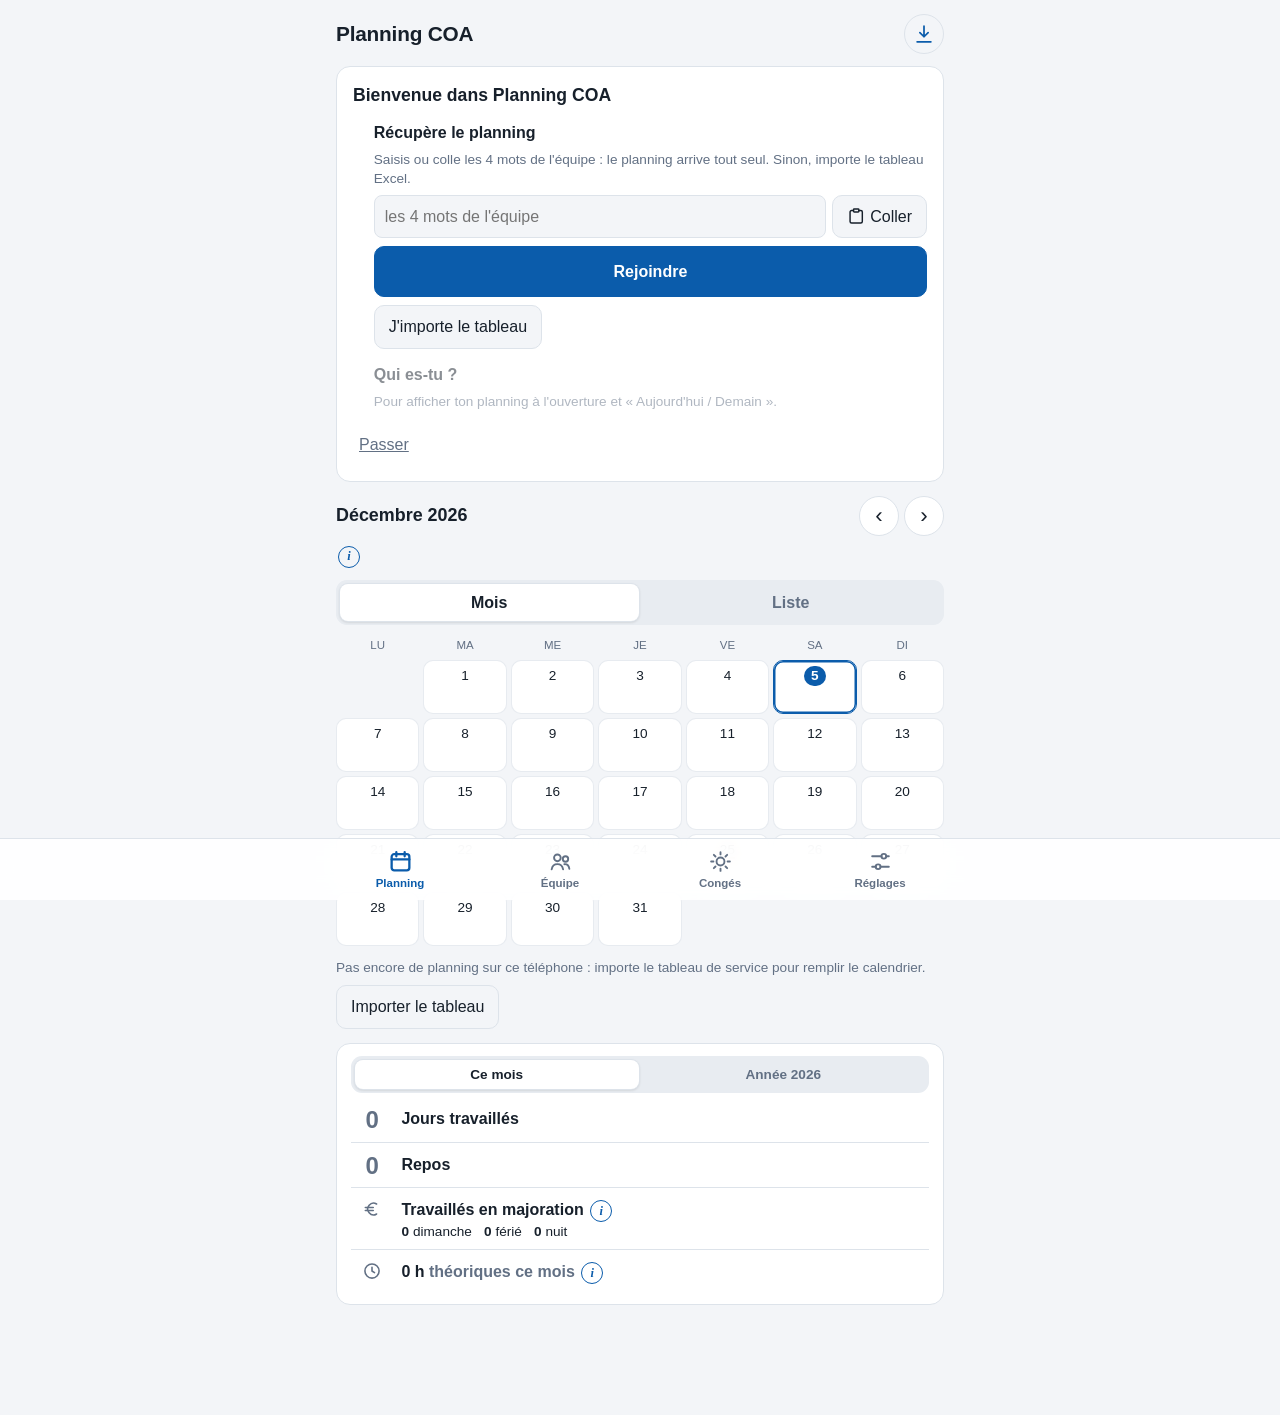
<file: index.html>
<!doctype html>
<html lang="fr">
<head>
<meta charset="utf-8">
<meta name="viewport" content="width=device-width, initial-scale=1, viewport-fit=cover">
<meta name="theme-color" content="#0b5cab">
<title>Planning COA</title>
<link rel="manifest" href="manifest.json?v=3">
<link rel="icon" href="icon-192.png?v=2" type="image/png">
<link rel="apple-touch-icon" href="apple-touch-icon.png?v=2">
<meta name="apple-mobile-web-app-title" content="Planning COA">
<meta name="mobile-web-app-capable" content="yes">
<meta name="apple-mobile-web-app-capable" content="yes">
<script>try { var t = localStorage.getItem('mh_theme'); if (t === 'light' || t === 'dark') document.documentElement.dataset.theme = t;
  var z = localStorage.getItem('mh_text'); if (z === 'l' || z === 'xl') document.documentElement.dataset.text = z; } catch (e) {}</script>
<link rel="stylesheet" href="style.css">
</head>
<body data-tab="planning">
<svg class="ic-sprite" aria-hidden="true" width="0" height="0" style="position:absolute"><symbol id="i-phone" viewBox="0 0 24 24"><path d="M5 3.5h3.5l1.8 4.6-2.3 1.4a11.5 11.5 0 0 0 5.5 5.5l1.4-2.3 4.6 1.8V18a2.5 2.5 0 0 1-2.5 2.5A15.5 15.5 0 0 1 2.5 6 2.5 2.5 0 0 1 5 3.5z"/></symbol><symbol id="i-msg" viewBox="0 0 24 24"><path d="M20.5 11.5a8.5 8.5 0 0 1-12.4 7.6L3.5 20.5l1.4-4.4A8.5 8.5 0 1 1 20.5 11.5z"/></symbol><symbol id="i-grid" viewBox="0 0 24 24"><rect x="3.5" y="3.5" width="17" height="17" rx="2.5"/><path d="M3.5 9.2h17M3.5 14.8h17M9.2 3.5v17M14.8 3.5v17"/></symbol><symbol id="i-cal" viewBox="0 0 24 24"><rect x="3.5" y="5" width="17" height="15.5" rx="2.5"/><path d="M3.5 10h17M8 3v4M16 3v4"/></symbol><symbol id="i-users" viewBox="0 0 24 24"><circle cx="9" cy="8.5" r="3.2"/><path d="M3.5 19.5c.6-3.2 2.9-5 5.5-5s4.9 1.8 5.5 5"/><circle cx="16.8" cy="9.6" r="2.6"/><path d="M15.7 14.6c2.4-.2 4.3 1.3 4.8 4.4"/></symbol><symbol id="i-user" viewBox="0 0 24 24"><circle cx="12" cy="8" r="4"/><path d="M4.5 20.5c.9-4 3.8-6 7.5-6s6.6 2 7.5 6"/></symbol><symbol id="i-key" viewBox="0 0 24 24"><circle cx="7.5" cy="15.5" r="4"/><path d="M10.4 12.6 20 3M16.5 6.5l2.5 2.5M14 9l2 2"/></symbol><symbol id="i-signal" viewBox="0 0 24 24"><path d="M2.5 9a14 14 0 0 1 19 0M5.8 12.4a9.5 9.5 0 0 1 12.4 0M9.1 15.8a5 5 0 0 1 5.8 0"/><circle cx="12" cy="19.3" r=".9" fill="currentColor"/></symbol><symbol id="i-bell" viewBox="0 0 24 24"><path d="M6 9a6 6 0 0 1 12 0c0 6.5 2.5 8 2.5 8h-17S6 15.5 6 9M10 20.5a2.2 2.2 0 0 0 4 0"/></symbol><symbol id="i-euro" viewBox="0 0 24 24"><path d="M17.5 6A7 7 0 1 0 17.5 18M4 10.2h9.5M4 13.8h9.5"/></symbol><symbol id="i-clock" viewBox="0 0 24 24"><circle cx="12" cy="12" r="8.5"/><path d="M12 7.5V12l3 2"/></symbol><symbol id="i-note" viewBox="0 0 24 24"><path d="M14.5 4.5l5 5L9 20H4v-5zM12.5 6.5l5 5"/></symbol><symbol id="i-flag" viewBox="0 0 24 24"><path d="M5 21V4M5 4.5h11.5l-2.2 4 2.2 4H5"/></symbol><symbol id="i-star" viewBox="0 0 24 24"><path d="M12 3.2l2.7 5.5 6 .9-4.4 4.2 1 6-5.3-2.8-5.3 2.8 1-6-4.4-4.2 6-.9z"/></symbol><symbol id="i-mail" viewBox="0 0 24 24"><rect x="3" y="5" width="18" height="14" rx="2.2"/><path d="m3.5 7 8.5 6 8.5-6"/></symbol><symbol id="i-swap" viewBox="0 0 24 24"><path d="M16.5 3 20 6.5 16.5 10M4 11V9.5a3 3 0 0 1 3-3h13M7.5 21 4 17.5 7.5 14M20 13v1.5a3 3 0 0 1-3 3H4"/></symbol><symbol id="i-trash" viewBox="0 0 24 24"><path d="M4 7h16M9.5 7V4.5h5V7M6.5 7l1 13h9l1-13M10 11v5M14 11v5"/></symbol><symbol id="i-send" viewBox="0 0 24 24"><path d="M21 3 10.5 13.5M21 3l-6.5 18-4-7.5L3 9.5z"/></symbol><symbol id="i-lock" viewBox="0 0 24 24"><rect x="5" y="10.5" width="14" height="10" rx="2.2"/><path d="M8.5 10.5V7.5a3.5 3.5 0 0 1 7 0v3"/></symbol><symbol id="i-alert" viewBox="0 0 24 24"><path d="M12 3.5 2.5 20h19zM12 10v4.5"/><circle cx="12" cy="17.3" r=".9" fill="currentColor"/></symbol><symbol id="i-clip" viewBox="0 0 24 24"><rect x="8.5" y="2.5" width="7" height="4" rx="1"/><path d="M15.5 4.5H18a2 2 0 0 1 2 2V19a2 2 0 0 1-2 2H6a2 2 0 0 1-2-2V6.5a2 2 0 0 1 2-2h2.5"/></symbol><symbol id="i-share" viewBox="0 0 24 24"><rect x="6.5" y="2.5" width="11" height="19" rx="2.5"/><path d="M10.5 18.5h3"/></symbol><symbol id="i-download" viewBox="0 0 24 24"><path d="M12 3.5v11.5M7.5 10.5 12 15l4.5-4.5M4.5 20.5h15"/></symbol><symbol id="i-upload" viewBox="0 0 24 24"><path d="M12 15.5V4M7.5 8.5 12 4l4.5 4.5M4.5 20.5h15"/></symbol><symbol id="i-palette" viewBox="0 0 24 24"><path d="M12 3a9 9 0 1 0 0 18c1.2 0 1.8-.8 1.8-1.7 0-1-.8-1.4-.8-2.4 0-1 .9-1.8 2-1.8h2a4 4 0 0 0 4-4C21 6.6 17 3 12 3z"/><circle cx="7.5" cy="11" r="1.1" fill="currentColor"/><circle cx="10.5" cy="7" r="1.1" fill="currentColor"/><circle cx="15.5" cy="7.5" r="1.1" fill="currentColor"/></symbol><symbol id="i-sparkle" viewBox="0 0 24 24"><path d="M12 3l1.9 5.1L19 10l-5.1 1.9L12 17l-1.9-5.1L5 10l5.1-1.9zM18.5 15.5l.8 2.2 2.2.8-2.2.8-.8 2.2-.8-2.2-2.2-.8 2.2-.8z"/></symbol><symbol id="i-edit" viewBox="0 0 24 24"><path d="M14.5 4.5l5 5L9 20H4v-5zM12.5 6.5l5 5"/></symbol><symbol id="i-help" viewBox="0 0 24 24"><circle cx="12" cy="12" r="9"/><path d="M9.5 9.3a2.6 2.6 0 0 1 5 .9c0 1.7-2.5 2.3-2.5 3.8M12 17.2v.1"/></symbol><symbol id="i-print" viewBox="0 0 24 24"><path d="M7 8.5V3.5h10v5M7 17.5H4.5a1.5 1.5 0 0 1-1.5-1.5v-6a1.5 1.5 0 0 1 1.5-1.5h15A1.5 1.5 0 0 1 21 10v6a1.5 1.5 0 0 1-1.5 1.5H17"/><rect x="7" y="14" width="10" height="7" rx="1"/><circle cx="17.5" cy="11.2" r=".8" fill="currentColor"/></symbol></svg>
<main>
  <header class="app-head">
    <h1>Planning COA</h1>
    <span class="hdr-btns"><button id="quickImport" class="hdr-btn hdr-import" type="button" aria-label="Importer un tableau" title="Importer un tableau"><svg class="ic" aria-hidden="true"><use href="#i-download"/></svg><span>Importer</span></button><button id="calPrint" class="hdr-btn" type="button" aria-label="Imprimer ou enregistrer en PDF" title="Imprimer ou PDF" hidden><svg class="ic" aria-hidden="true"><use href="#i-print"/></svg></button>
    <button id="utilesBtn" class="hdr-btn" type="button" aria-label="Numéros utiles" title="Numéros utiles" hidden><svg class="ic" aria-hidden="true"><use href="#i-phone"/></svg></button></span>
  </header>

  <section id="welcome" class="card welcome" data-tab="planning" hidden>
    <h2>Bienvenue dans Planning COA</h2>
    <ol class="welcome-steps">
      <li id="wTeam"><strong>Récupère le planning</strong>
        <span class="hint">Saisis ou colle les 4 mots de l'équipe : le planning arrive tout seul. Sinon, importe le tableau Excel.</span>
        <span class="w-code"><input id="wCode" type="text" autocomplete="off" autocapitalize="none" spellcheck="false" placeholder="les 4 mots de l'équipe" aria-label="Code d'équipe"><button id="wPaste" type="button"><svg class="ic" aria-hidden="true"><use href="#i-clip"/></svg> Coller</button></span>
        <span class="actions"><button id="wJoin" class="primary">Rejoindre</button><button id="wImport">J'importe le tableau</button></span>
        <span id="wMsg" class="w-msg" hidden></span>
        <span class="w-done">✓ Planning reçu</span></li>
      <li id="wWho"><strong>Qui es-tu ?</strong>
        <span class="hint">Pour afficher ton planning à l'ouverture et « Aujourd'hui / Demain ».</span>
        <select id="wName" aria-label="Ton nom"></select>
        <span class="w-done">✓ <span id="wNameDone"></span></span></li>
    </ol>
    <div class="actions"><button id="wOk" class="primary" hidden>C'est prêt</button><button id="wSkip" class="link">Passer</button></div>
  </section>

  <section id="calCard" class="card cal" data-tab="planning equipe" hidden>
    <div id="nextDays" class="next-days only-planning" hidden></div>
    <p id="calRemind" class="remind only-planning" hidden></p>
    <div id="teamWarn" class="remind warn-remind only-planning" role="button" tabindex="0" hidden></div>
    <div class="cal-head">
      <h2 id="calTitle"></h2>
      <button id="calToday" class="today-pill" type="button">Aujourd'hui</button>
      <button id="calPrev" class="cal-nav" type="button" aria-label="Mois précédent">‹</button>
      <button id="calNext" class="cal-nav" type="button" aria-label="Mois suivant">›</button>
    </div>
    <div class="cal-tools only-planning">
      <select id="calAgent" aria-label="Planning de"></select>
      <select id="calCompare" class="cmp-select" aria-label="Comparer avec un collègue"></select><button type="button" class="info-btn" data-info="compare" aria-label="Explication : comparer" aria-expanded="false">i</button>
    </div>
    <p id="compareLegend" class="hint cmp-legend only-planning" hidden></p>
    <p id="teamStatus" class="team-status only-equipe" hidden></p>
    <button id="teamChangesBtn" class="changes-link" type="button" aria-label="Voir les modifications du dernier planning" hidden></button>
    <div class="seg only-planning" role="tablist" aria-label="Affichage">
      <button id="viewMonth" role="tab" data-view="month">Mois</button>
      <button id="viewList" role="tab" data-view="list">Liste</button>
    </div>
    <div id="calChanges" class="changes only-planning" hidden></div>
    <div id="calGrid" class="cal-grid only-planning" role="grid"></div>
    <div id="calList" class="cal-list only-planning" hidden></div>
    <div id="calTeam" class="cal-team only-equipe" hidden></div>
    <div id="calEmpty" class="cal-empty" hidden>
      <p id="calEmptyText" class="hint"></p>
      <button id="calEmptyGo" type="button">Importer le tableau</button>
    </div>
    <div id="sumBox" class="cal-sum-box only-planning">
      <div class="seg seg-sm" role="tablist" aria-label="Résumé">
        <button id="sumMonth" role="tab" data-scope="month">Ce mois</button>
        <button id="sumYear" role="tab" data-scope="year">Année</button>
      </div>
      <div id="calTally" class="cal-sum"></div>
      <p id="sumNote" class="hint" hidden></p>
    </div>
  </section>

  <section id="leaveCard" class="card leave" data-tab="conges">
    <h2 class="leave-h">Mes congés</h2>
    <p class="hint">Touche les jours à poser. Gardé seulement sur ce téléphone : rien n'est envoyé à l'équipe.</p>
    <p id="leaveNoName" class="remind" hidden>Choisis ton nom dans Réglages → « Je suis » pour voir ton planning ici.</p>
    <div id="leaveCounter" class="leave-counter" aria-live="polite">
      <div class="lc-top"><span class="lc-num"><strong id="leaveUsed" data-v="0">0</strong> / 26 jours de CA posés en <span id="leaveYear"></span></span><span id="leaveLeft" class="lc-left"></span></div>
      <div class="lc-track"><div id="leaveBar" class="lc-bar"></div></div>
      <p id="leaveRc" class="lc-rc" hidden></p>
    </div>
    <div class="leave-cal">
    <div id="leaveMode" class="leave-mode" role="group" aria-label="Ce que je pose"><span>Je pose :</span>
      <button type="button" data-mode="CA" aria-pressed="true">CA <small>congé</small></button><button type="button" data-mode="RC" aria-pressed="false">RC <small>récup</small></button><button type="button" class="info-btn" data-info="leaveMode" aria-label="Explication : CA ou RC" aria-expanded="false">i</button></div>
    <div class="cal-head">
      <h2 id="leaveTitle"></h2>
      <button id="leaveToday" class="today-pill" type="button">Aujourd'hui</button>
      <button id="leavePrev" class="cal-nav" type="button" aria-label="Mois précédent">‹</button>
      <button id="leaveNext" class="cal-nav" type="button" aria-label="Mois suivant">›</button>
    </div>
    <div id="leaveGrid" class="cal-grid leave-grid"></div>
    <p class="hint leave-tip">Astuce : laisse le doigt appuyé sur un jour puis fais glisser pour prendre les jours suivants.</p>
    </div>
    <p id="leaveMsg" class="leave-msg" role="status" hidden></p>
    <p class="hint leave-legend"><span class="lg lg-pose"></span> posé <span class="lg lg-rc"></span> RC <span class="lg lg-tn"></span> tombée de nuit incluse <span class="lg lg-plan"></span> au planning
      <span id="leaveCoaLegend"><span class="lv-n lg-n">2</span> COA déjà en congé · <span class="lg lg-full"></span> 3 COA ou plus</span></p>
    <details id="leaveSugBox" class="leave-range leave-sug">
      <summary><svg class="ic" aria-hidden="true"><use href="#i-sparkle"/></svg> Propositions : où poser pour un maximum de repos</summary>
      <p class="hint">D'après ton planning, les périodes où quelques jours posés donnent le plus long repos d'affilée (repos, tombée de nuit incluse et jours à 3 COA pris en compte).</p>
      <div class="lr-row" role="group" aria-label="Nombre de jours à poser">Jours à poser :
        <span id="leaveSugN" class="sug-n"><button type="button" data-n="1">1</button><button type="button" data-n="3">3</button><button type="button" data-n="5">5</button><button type="button" data-n="10">10</button></span></div>
      <ul id="leaveSug" class="leave-list sug-list"></ul>
    </details>
    <details class="leave-range">
      <summary>Poser une période</summary>
      <div class="lr-row lr-dates"><label>Du <input id="leaveFrom" type="date"></label><label>au <input id="leaveTo" type="date"></label></div>
      <div class="lr-row lr-btns"><button id="leaveAdd" type="button" class="primary">Poser</button><button id="leaveDel" type="button">Retirer</button></div>
      <p class="hint">Les repos du planning (R, RF…) restent des repos et ne sont pas décomptés.</p>
    </details>
    <h3 class="leave-sub">Mes périodes</h3>
    <ul id="leaveList" class="leave-list"></ul>
    <div class="leave-actions">
      <button id="leaveShare" type="button" class="primary leave-share"><svg class="ic" aria-hidden="true"><use href="#i-send"/></svg> Envoyer ma demande</button>
      <button id="leavePrint" type="button" class="leave-print"><svg class="ic" aria-hidden="true"><use href="#i-print"/></svg> Imprimer / PDF</button>
    </div>
  </section>

  <h3 class="sgroup-title" data-tab="reglages">Moi</h3>
  <div class="sgroup" id="sgMe" data-tab="reglages">
  <section id="meCard" class="card me-card" data-tab="reglages" hidden>
    <label class="me-row" for="meName"><span class="me-label"><svg class="ic" aria-hidden="true"><use href="#i-user"/></svg> Je suis</span>
      <select id="meName" aria-label="Ton nom"></select></label>
    <p class="hint">Ton nom sert pour « Aujourd'hui / Demain », l'agenda du téléphone, ton numéro et les envois à l'équipe.
      Regarder le planning d'un collègue ne le change pas.</p>
  </section>
  </div>
  <h3 class="sgroup-title" data-tab="reglages">Mon planning</h3>
  <div class="sgroup" id="sgPlan" data-tab="reglages">
  <section id="importCard" class="card" data-tab="reglages">
    <details id="importDetails" class="fold" open>
      <summary><h2><svg class="ic" aria-hidden="true"><use href="#i-upload"/></svg> <span id="importTitle">Importer un nouveau planning</span></h2></summary>
    <label id="drop" class="drop" for="file">
      <strong>Choisir le fichier Excel</strong>
      <span>ou le glisser ici (.xls, .xlsx, .xlsm) · tu peux en sélectionner plusieurs</span>
      <span id="fileName" class="file-name"></span>
    </label>
    <input id="file" type="file" accept=".xls,.xlsx,.xlsm,.csv" multiple hidden>
    <div id="updRow" class="upd-row" hidden>
      <div class="upd-head"><svg class="ic" aria-hidden="true"><use href="#i-cal"/></svg>
        <label for="updDate">Date de mise à jour du tableau</label><span class="upd-opt">facultatif</span></div>
      <p class="hint">La date écrite en rouge à côté de « mise à jour » dans le fichier Excel. Tes collègues la verront
        dans la ligne « Nouveau planning modifié le … ». À saisir avant « Envoyer à l'équipe ».</p>
      <input type="date" id="updDate">
    </div>
    <p id="saved" class="saved" hidden></p>
    <div id="publishBox" class="publish" hidden>
      <p id="publishMsg" class="publish-msg"></p>
      <details id="publishList" class="publish-list" hidden><summary></summary><div id="publishListBody"></div></details>
      <div class="actions">
        <button id="publish" class="primary" hidden><svg class="ic" aria-hidden="true"><use href="#i-send"/></svg> Envoyer à l'équipe</button>
        <button id="publishSkip" hidden>Ne pas envoyer</button>
        <button id="publishUndo" hidden>Annuler l'envoi</button>
      </div>
    </div>
    <p id="importHint" class="hint">Le fichier est lu sur ton appareil et le planning reste sur ce téléphone : rien n'est envoyé sur Internet.</p>
    <div id="sheetRow" class="row" hidden>
      <label for="sheet">Feuille</label>
      <select id="sheet"></select>
    </div>
    <div id="monthRow" class="row" hidden>
      <label for="month">Mois du planning</label>
      <input id="month" type="month">
      <p class="hint warn">Le mois ou l'année n'apparaît pas dans le fichier : vérifie-le ici.</p>
    </div>
    <p id="multiWarn" class="hint warn" hidden></p>
    <div id="importReport" class="import-report" hidden></div>
    <p id="error" class="error" hidden></p>
    </details>
  </section>
  <section id="previewCard" class="card" data-tab="reglages" hidden>
    <details id="exportDetails" class="fold">
      <summary><h2><svg class="ic" aria-hidden="true"><use href="#i-cal"/></svg> Ajouter à l'agenda du téléphone <span class="opt">facultatif</span></h2></summary>
    <div id="changes" class="changes" hidden></div>
    <p id="summary" class="summary"></p>
    <div id="unknown" class="unknown" hidden></div>
    <label class="check"><input type="checkbox" id="fromToday"> Seulement à partir d'aujourd'hui <button type="button" class="info-btn" data-info="fromToday" aria-label="Explication : seulement à partir d'aujourd'hui" aria-expanded="false">i</button></label>
    <label class="check"><input type="checkbox" id="alarm"> Rappel la veille à 20 h (jours travaillés) <button type="button" class="info-btn" data-info="alarm" aria-label="Explication : rappel la veille" aria-expanded="false">i</button></label>
    <button id="download" class="primary">Télécharger pour mon agenda (.ics)</button>
    <details class="help">
      <summary>Comment l'ajouter à mon agenda ?</summary>
      <p><strong>Conseil :</strong> crée une fois un agenda « Planning » rien que pour tes horaires et choisis-le à chaque import.
        Tu pourras l'afficher ou le masquer d'un geste, et tout effacer d'un coup en cas de souci sans toucher à ton agenda perso.</p>
      <ul>
        <li><strong>iPhone :</strong> appli Calendrier → Calendriers → Ajouter un calendrier.</li>
        <li><strong>Google Agenda :</strong> sur calendar.google.com, « Autres agendas » → + → Créer un agenda.</li>
        <li><strong>Samsung :</strong> appli Agenda → menu ☰ → Gérer les agendas → +.</li>
      </ul>
      <p><strong>iPhone / Mac :</strong> ouvre le fichier téléchargé, choisis le calendrier puis « Ajouter tout ».</p>
      <p><strong>Google Agenda :</strong> sur ordinateur, Paramètres → Importer et exporter → choisis le fichier et l'agenda.</p>
      <p><strong>Android (Samsung ou Google Agenda) :</strong></p>
      <ol>
        <li>Télécharge le fichier avec le bouton ci-dessus.</li>
        <li>Ouvre-le depuis la notification de téléchargement (ou l'appli « Fichiers »).</li>
        <li>Choisis ton agenda (Samsung ou Google Agenda) et confirme l'ajout.</li>
      </ol>
      <p>Si Google Agenda refuse le fichier, mets l'appli à jour depuis le Play Store. En dernier recours : <a href="https://calendar.google.com/calendar/r/settings/export" target="_blank" rel="noopener">page d'import de Google Agenda</a> dans Chrome (menu ⋮ → « Version pour ordinateur » si besoin).</p>
      <p>Si le planning change, refais l'export et réimporte-le : les jours déjà présents sont mis à jour, pas dupliqués.</p>
    </details>
    <div class="table-wrap"><table id="preview"></table></div>
    </details>
  </section>
  <section class="card" data-tab="reglages">
    <details id="notesDetails" class="fold">
      <summary><h2><svg class="ic" aria-hidden="true"><use href="#i-download"/></svg> Sauvegarde des notes</h2></summary>
      <p class="hint"><strong>Les notes s'écrivent dans le calendrier</strong> : touche un jour, puis « Ajouter une note ».
        Ici, tu peux seulement les sauvegarder dans un fichier ou les récupérer.</p>
      <p id="notesInfo" class="hint"></p>
      <p class="hint">Elles ne sont gardées que sur ce téléphone : sauvegarde-les avant de changer de téléphone ou d'installer
        l'appli sur l'écran d'accueil (sur iPhone, l'icône repart de zéro).</p>
      <div class="actions"><button id="notesSave" type="button"><svg class="ic" aria-hidden="true"><use href="#i-download"/></svg> Sauvegarder</button><button id="notesRestore" type="button"><svg class="ic" aria-hidden="true"><use href="#i-upload"/></svg> Restaurer</button></div>
      <input id="notesFile" type="file" accept=".json,application/json" hidden>
      <p id="notesMsg" class="team-msg" hidden></p>
    </details>
  </section>
  </div>
  <h3 class="sgroup-title" data-tab="reglages">Équipe</h3>
  <div class="sgroup" id="sgTeam" data-tab="reglages">
  <section class="card" data-tab="reglages">
    <details id="shareDetails" class="fold">
      <summary><h2><svg class="ic" aria-hidden="true"><use href="#i-share"/></svg> Partager l'application</h2></summary>
      <p class="hint">Fais scanner ce QR code avec l'appareil photo du téléphone.</p>
      <div class="qr">
        <svg viewBox="0 0 33 33" role="img" aria-label="QR code vers planning-equipe-coa.github.io/horaires" shape-rendering="crispEdges"><path d="M0 0h1v1h-1zM1 0h1v1h-1zM2 0h1v1h-1zM3 0h1v1h-1zM4 0h1v1h-1zM5 0h1v1h-1zM6 0h1v1h-1zM9 0h1v1h-1zM10 0h1v1h-1zM12 0h1v1h-1zM16 0h1v1h-1zM19 0h1v1h-1zM20 0h1v1h-1zM21 0h1v1h-1zM23 0h1v1h-1zM26 0h1v1h-1zM27 0h1v1h-1zM28 0h1v1h-1zM29 0h1v1h-1zM30 0h1v1h-1zM31 0h1v1h-1zM32 0h1v1h-1zM0 1h1v1h-1zM6 1h1v1h-1zM9 1h1v1h-1zM11 1h1v1h-1zM12 1h1v1h-1zM15 1h1v1h-1zM16 1h1v1h-1zM18 1h1v1h-1zM20 1h1v1h-1zM21 1h1v1h-1zM22 1h1v1h-1zM24 1h1v1h-1zM26 1h1v1h-1zM32 1h1v1h-1zM0 2h1v1h-1zM2 2h1v1h-1zM3 2h1v1h-1zM4 2h1v1h-1zM6 2h1v1h-1zM8 2h1v1h-1zM14 2h1v1h-1zM16 2h1v1h-1zM21 2h1v1h-1zM22 2h1v1h-1zM23 2h1v1h-1zM26 2h1v1h-1zM28 2h1v1h-1zM29 2h1v1h-1zM30 2h1v1h-1zM32 2h1v1h-1zM0 3h1v1h-1zM2 3h1v1h-1zM3 3h1v1h-1zM4 3h1v1h-1zM6 3h1v1h-1zM8 3h1v1h-1zM10 3h1v1h-1zM12 3h1v1h-1zM15 3h1v1h-1zM18 3h1v1h-1zM19 3h1v1h-1zM22 3h1v1h-1zM23 3h1v1h-1zM24 3h1v1h-1zM26 3h1v1h-1zM28 3h1v1h-1zM29 3h1v1h-1zM30 3h1v1h-1zM32 3h1v1h-1zM0 4h1v1h-1zM2 4h1v1h-1zM3 4h1v1h-1zM4 4h1v1h-1zM6 4h1v1h-1zM8 4h1v1h-1zM9 4h1v1h-1zM10 4h1v1h-1zM12 4h1v1h-1zM13 4h1v1h-1zM14 4h1v1h-1zM15 4h1v1h-1zM16 4h1v1h-1zM20 4h1v1h-1zM22 4h1v1h-1zM23 4h1v1h-1zM26 4h1v1h-1zM28 4h1v1h-1zM29 4h1v1h-1zM30 4h1v1h-1zM32 4h1v1h-1zM0 5h1v1h-1zM6 5h1v1h-1zM8 5h1v1h-1zM9 5h1v1h-1zM10 5h1v1h-1zM11 5h1v1h-1zM18 5h1v1h-1zM19 5h1v1h-1zM21 5h1v1h-1zM24 5h1v1h-1zM26 5h1v1h-1zM32 5h1v1h-1zM0 6h1v1h-1zM1 6h1v1h-1zM2 6h1v1h-1zM3 6h1v1h-1zM4 6h1v1h-1zM5 6h1v1h-1zM6 6h1v1h-1zM8 6h1v1h-1zM10 6h1v1h-1zM12 6h1v1h-1zM14 6h1v1h-1zM16 6h1v1h-1zM18 6h1v1h-1zM20 6h1v1h-1zM22 6h1v1h-1zM24 6h1v1h-1zM26 6h1v1h-1zM27 6h1v1h-1zM28 6h1v1h-1zM29 6h1v1h-1zM30 6h1v1h-1zM31 6h1v1h-1zM32 6h1v1h-1zM8 7h1v1h-1zM9 7h1v1h-1zM14 7h1v1h-1zM16 7h1v1h-1zM18 7h1v1h-1zM19 7h1v1h-1zM20 7h1v1h-1zM21 7h1v1h-1zM22 7h1v1h-1zM23 7h1v1h-1zM24 7h1v1h-1zM0 8h1v1h-1zM2 8h1v1h-1zM3 8h1v1h-1zM4 8h1v1h-1zM5 8h1v1h-1zM6 8h1v1h-1zM11 8h1v1h-1zM13 8h1v1h-1zM14 8h1v1h-1zM17 8h1v1h-1zM19 8h1v1h-1zM22 8h1v1h-1zM24 8h1v1h-1zM26 8h1v1h-1zM27 8h1v1h-1zM28 8h1v1h-1zM29 8h1v1h-1zM30 8h1v1h-1zM1 9h1v1h-1zM3 9h1v1h-1zM5 9h1v1h-1zM7 9h1v1h-1zM10 9h1v1h-1zM13 9h1v1h-1zM14 9h1v1h-1zM16 9h1v1h-1zM17 9h1v1h-1zM18 9h1v1h-1zM19 9h1v1h-1zM20 9h1v1h-1zM21 9h1v1h-1zM23 9h1v1h-1zM26 9h1v1h-1zM27 9h1v1h-1zM29 9h1v1h-1zM30 9h1v1h-1zM32 9h1v1h-1zM1 10h1v1h-1zM2 10h1v1h-1zM5 10h1v1h-1zM6 10h1v1h-1zM7 10h1v1h-1zM9 10h1v1h-1zM12 10h1v1h-1zM13 10h1v1h-1zM14 10h1v1h-1zM15 10h1v1h-1zM17 10h1v1h-1zM20 10h1v1h-1zM24 10h1v1h-1zM26 10h1v1h-1zM28 10h1v1h-1zM30 10h1v1h-1zM31 10h1v1h-1zM3 11h1v1h-1zM7 11h1v1h-1zM9 11h1v1h-1zM12 11h1v1h-1zM13 11h1v1h-1zM16 11h1v1h-1zM17 11h1v1h-1zM18 11h1v1h-1zM20 11h1v1h-1zM21 11h1v1h-1zM22 11h1v1h-1zM23 11h1v1h-1zM28 11h1v1h-1zM29 11h1v1h-1zM30 11h1v1h-1zM31 11h1v1h-1zM2 12h1v1h-1zM5 12h1v1h-1zM6 12h1v1h-1zM7 12h1v1h-1zM8 12h1v1h-1zM9 12h1v1h-1zM11 12h1v1h-1zM14 12h1v1h-1zM16 12h1v1h-1zM20 12h1v1h-1zM23 12h1v1h-1zM25 12h1v1h-1zM27 12h1v1h-1zM28 12h1v1h-1zM29 12h1v1h-1zM31 12h1v1h-1zM2 13h1v1h-1zM4 13h1v1h-1zM8 13h1v1h-1zM9 13h1v1h-1zM11 13h1v1h-1zM15 13h1v1h-1zM18 13h1v1h-1zM23 13h1v1h-1zM26 13h1v1h-1zM30 13h1v1h-1zM31 13h1v1h-1zM32 13h1v1h-1zM1 14h1v1h-1zM2 14h1v1h-1zM3 14h1v1h-1zM5 14h1v1h-1zM6 14h1v1h-1zM7 14h1v1h-1zM8 14h1v1h-1zM9 14h1v1h-1zM11 14h1v1h-1zM12 14h1v1h-1zM14 14h1v1h-1zM15 14h1v1h-1zM16 14h1v1h-1zM20 14h1v1h-1zM22 14h1v1h-1zM25 14h1v1h-1zM26 14h1v1h-1zM28 14h1v1h-1zM31 14h1v1h-1zM3 15h1v1h-1zM4 15h1v1h-1zM11 15h1v1h-1zM14 15h1v1h-1zM15 15h1v1h-1zM21 15h1v1h-1zM24 15h1v1h-1zM25 15h1v1h-1zM26 15h1v1h-1zM28 15h1v1h-1zM30 15h1v1h-1zM2 16h1v1h-1zM6 16h1v1h-1zM7 16h1v1h-1zM8 16h1v1h-1zM9 16h1v1h-1zM10 16h1v1h-1zM12 16h1v1h-1zM13 16h1v1h-1zM15 16h1v1h-1zM17 16h1v1h-1zM18 16h1v1h-1zM20 16h1v1h-1zM22 16h1v1h-1zM23 16h1v1h-1zM24 16h1v1h-1zM25 16h1v1h-1zM27 16h1v1h-1zM28 16h1v1h-1zM32 16h1v1h-1zM0 17h1v1h-1zM2 17h1v1h-1zM4 17h1v1h-1zM5 17h1v1h-1zM7 17h1v1h-1zM8 17h1v1h-1zM9 17h1v1h-1zM11 17h1v1h-1zM12 17h1v1h-1zM13 17h1v1h-1zM14 17h1v1h-1zM18 17h1v1h-1zM19 17h1v1h-1zM20 17h1v1h-1zM23 17h1v1h-1zM25 17h1v1h-1zM26 17h1v1h-1zM27 17h1v1h-1zM29 17h1v1h-1zM30 17h1v1h-1zM31 17h1v1h-1zM32 17h1v1h-1zM1 18h1v1h-1zM2 18h1v1h-1zM4 18h1v1h-1zM5 18h1v1h-1zM6 18h1v1h-1zM7 18h1v1h-1zM8 18h1v1h-1zM13 18h1v1h-1zM15 18h1v1h-1zM16 18h1v1h-1zM18 18h1v1h-1zM20 18h1v1h-1zM22 18h1v1h-1zM25 18h1v1h-1zM26 18h1v1h-1zM27 18h1v1h-1zM28 18h1v1h-1zM30 18h1v1h-1zM31 18h1v1h-1zM9 19h1v1h-1zM10 19h1v1h-1zM11 19h1v1h-1zM12 19h1v1h-1zM13 19h1v1h-1zM15 19h1v1h-1zM21 19h1v1h-1zM22 19h1v1h-1zM24 19h1v1h-1zM25 19h1v1h-1zM26 19h1v1h-1zM27 19h1v1h-1zM28 19h1v1h-1zM29 19h1v1h-1zM30 19h1v1h-1zM0 20h1v1h-1zM1 20h1v1h-1zM2 20h1v1h-1zM4 20h1v1h-1zM5 20h1v1h-1zM6 20h1v1h-1zM7 20h1v1h-1zM10 20h1v1h-1zM11 20h1v1h-1zM13 20h1v1h-1zM14 20h1v1h-1zM15 20h1v1h-1zM18 20h1v1h-1zM21 20h1v1h-1zM24 20h1v1h-1zM25 20h1v1h-1zM27 20h1v1h-1zM28 20h1v1h-1zM29 20h1v1h-1zM32 20h1v1h-1zM0 21h1v1h-1zM3 21h1v1h-1zM5 21h1v1h-1zM8 21h1v1h-1zM9 21h1v1h-1zM10 21h1v1h-1zM11 21h1v1h-1zM12 21h1v1h-1zM15 21h1v1h-1zM16 21h1v1h-1zM17 21h1v1h-1zM20 21h1v1h-1zM21 21h1v1h-1zM23 21h1v1h-1zM25 21h1v1h-1zM26 21h1v1h-1zM27 21h1v1h-1zM29 21h1v1h-1zM32 21h1v1h-1zM0 22h1v1h-1zM2 22h1v1h-1zM3 22h1v1h-1zM4 22h1v1h-1zM5 22h1v1h-1zM6 22h1v1h-1zM10 22h1v1h-1zM13 22h1v1h-1zM19 22h1v1h-1zM22 22h1v1h-1zM28 22h1v1h-1zM31 22h1v1h-1zM0 23h1v1h-1zM2 23h1v1h-1zM7 23h1v1h-1zM12 23h1v1h-1zM13 23h1v1h-1zM16 23h1v1h-1zM19 23h1v1h-1zM20 23h1v1h-1zM21 23h1v1h-1zM22 23h1v1h-1zM24 23h1v1h-1zM28 23h1v1h-1zM29 23h1v1h-1zM30 23h1v1h-1zM31 23h1v1h-1zM32 23h1v1h-1zM0 24h1v1h-1zM2 24h1v1h-1zM4 24h1v1h-1zM6 24h1v1h-1zM9 24h1v1h-1zM10 24h1v1h-1zM12 24h1v1h-1zM17 24h1v1h-1zM19 24h1v1h-1zM20 24h1v1h-1zM24 24h1v1h-1zM25 24h1v1h-1zM26 24h1v1h-1zM27 24h1v1h-1zM28 24h1v1h-1zM31 24h1v1h-1zM32 24h1v1h-1zM8 25h1v1h-1zM9 25h1v1h-1zM11 25h1v1h-1zM14 25h1v1h-1zM16 25h1v1h-1zM17 25h1v1h-1zM18 25h1v1h-1zM19 25h1v1h-1zM20 25h1v1h-1zM24 25h1v1h-1zM28 25h1v1h-1zM30 25h1v1h-1zM32 25h1v1h-1zM0 26h1v1h-1zM1 26h1v1h-1zM2 26h1v1h-1zM3 26h1v1h-1zM4 26h1v1h-1zM5 26h1v1h-1zM6 26h1v1h-1zM10 26h1v1h-1zM12 26h1v1h-1zM15 26h1v1h-1zM16 26h1v1h-1zM17 26h1v1h-1zM20 26h1v1h-1zM22 26h1v1h-1zM23 26h1v1h-1zM24 26h1v1h-1zM26 26h1v1h-1zM28 26h1v1h-1zM30 26h1v1h-1zM31 26h1v1h-1zM0 27h1v1h-1zM6 27h1v1h-1zM8 27h1v1h-1zM10 27h1v1h-1zM11 27h1v1h-1zM12 27h1v1h-1zM14 27h1v1h-1zM16 27h1v1h-1zM17 27h1v1h-1zM18 27h1v1h-1zM20 27h1v1h-1zM23 27h1v1h-1zM24 27h1v1h-1zM28 27h1v1h-1zM29 27h1v1h-1zM30 27h1v1h-1zM0 28h1v1h-1zM2 28h1v1h-1zM3 28h1v1h-1zM4 28h1v1h-1zM6 28h1v1h-1zM8 28h1v1h-1zM10 28h1v1h-1zM13 28h1v1h-1zM14 28h1v1h-1zM16 28h1v1h-1zM20 28h1v1h-1zM21 28h1v1h-1zM22 28h1v1h-1zM24 28h1v1h-1zM25 28h1v1h-1zM26 28h1v1h-1zM27 28h1v1h-1zM28 28h1v1h-1zM29 28h1v1h-1zM31 28h1v1h-1zM0 29h1v1h-1zM2 29h1v1h-1zM3 29h1v1h-1zM4 29h1v1h-1zM6 29h1v1h-1zM8 29h1v1h-1zM9 29h1v1h-1zM10 29h1v1h-1zM14 29h1v1h-1zM15 29h1v1h-1zM18 29h1v1h-1zM24 29h1v1h-1zM25 29h1v1h-1zM28 29h1v1h-1zM32 29h1v1h-1zM0 30h1v1h-1zM2 30h1v1h-1zM3 30h1v1h-1zM4 30h1v1h-1zM6 30h1v1h-1zM8 30h1v1h-1zM10 30h1v1h-1zM13 30h1v1h-1zM15 30h1v1h-1zM16 30h1v1h-1zM17 30h1v1h-1zM18 30h1v1h-1zM20 30h1v1h-1zM21 30h1v1h-1zM22 30h1v1h-1zM23 30h1v1h-1zM26 30h1v1h-1zM27 30h1v1h-1zM29 30h1v1h-1zM30 30h1v1h-1zM0 31h1v1h-1zM6 31h1v1h-1zM12 31h1v1h-1zM13 31h1v1h-1zM15 31h1v1h-1zM21 31h1v1h-1zM22 31h1v1h-1zM28 31h1v1h-1zM29 31h1v1h-1zM30 31h1v1h-1zM0 32h1v1h-1zM1 32h1v1h-1zM2 32h1v1h-1zM3 32h1v1h-1zM4 32h1v1h-1zM5 32h1v1h-1zM6 32h1v1h-1zM8 32h1v1h-1zM11 32h1v1h-1zM14 32h1v1h-1zM15 32h1v1h-1zM17 32h1v1h-1zM22 32h1v1h-1zM23 32h1v1h-1zM24 32h1v1h-1zM26 32h1v1h-1zM27 32h1v1h-1zM31 32h1v1h-1z"/></svg>
      </div>
      <p class="share-link">planning-equipe-coa.github.io/horaires</p>
      <button id="shareLink">Envoyer le lien</button>
      <p class="hint"><strong>L'avoir comme une appli :</strong> sur iPhone, bouton Partager → « Sur l'écran d'accueil » ;
        sur Android, menu ⋮ → « Ajouter à l'écran d'accueil ».</p>
    </details>
  </section>
  <section class="card" data-tab="reglages">
    <details id="teamDetails" class="fold">
      <summary><h2><svg class="ic" aria-hidden="true"><use href="#i-key"/></svg> Code d'équipe</h2></summary>
      <div id="teamOut">
        <p class="hint">Avec le code d'équipe, le planning publié par un collègue arrive tout seul dans ton calendrier,
          et quand tu importes le nouveau tableau, l'appli te propose de l'envoyer à toute l'équipe. Le planning est chiffré avec ce code :
          sans lui, personne ne peut le lire. Une fois l'équipe rejointe, tu pourras aussi partager ton numéro (facultatif).</p>
        <div class="row">
          <label for="teamCode">Code d'équipe</label>
          <input id="teamCode" type="text" autocomplete="off" autocapitalize="none" spellcheck="false" placeholder="ex. tarmac-cerise-boussole-neige">
        </div>
        <div class="actions"><button id="teamJoin" class="primary">Rejoindre</button></div>
      </div>
      <div id="teamIn" hidden>
        <p id="teamInfo"></p>
        <div class="key-box">
          <p id="keyInfo" class="hint"></p>
          <div id="keyEdit" class="w-code" hidden>
            <input id="keyExp" type="date" aria-label="Date d'expiration de la clé de publication">
            <button id="keyExpSave" type="button">Enregistrer</button>
          </div>
        </div>
        <div class="actions">
          <button id="teamSyncNow">Vérifier maintenant</button>
          <button id="teamLeave">Quitter</button>
        </div>
        <div id="iosCopy" class="ios-copy" hidden>
          <p class="hint"><strong>Sur iPhone, l'icône de l'écran d'accueil a sa propre mémoire</strong> : à sa première ouverture,
            il faudra redonner le code d'équipe. Copie-le maintenant, tu n'auras plus qu'à le coller.</p>
          <button id="copyCode"><svg class="ic" aria-hidden="true"><use href="#i-clip"/></svg> Copier le code pour l'écran d'accueil</button>
        </div>
        <details id="teamHistory" class="history">
          <summary>Versions précédentes du planning d'équipe</summary>
          <p class="hint">En cas d'erreur remarquée tard : choisis une version pour voir ce qu'elle change, puis restaure-la pour toute l'équipe.</p>
          <div id="historyList"></div>
        </details>
        <div class="my-phone">
          <p class="day-sub"><svg class="ic" aria-hidden="true"><use href="#i-phone"/></svg> Mon numéro <span class="muted">(facultatif)</span></p>
          <p class="hint">Pour <strong id="myPhoneWho"></strong> : si tu le souhaites, partage ton numéro pour que tes collègues
            puissent t'appeler ou t'écrire en un geste (échanges de poste). Il est chiffré, mais <strong>visible par toute
            l'équipe qui a le code</strong>. Tu peux le retirer quand tu veux.</p>
          <div class="w-code"><input id="myPhone" type="tel" inputmode="tel" autocomplete="tel" placeholder="06 12 34 56 78" aria-label="Mon numéro">
            <button id="myPhoneSave" type="button">Partager</button></div>
          <button id="myPhoneRemove" class="link" type="button" hidden>Retirer mon numéro</button>
          <p id="myPhoneMsg" class="team-msg" hidden></p>
        </div>
        <p id="teamRenewRow" class="hint" hidden><a href="#" id="teamRenew">Renouveler la clé de publication</a>
          <span class="muted">(réservé à la personne qui a configuré l'équipe)</span></p>
      </div>
      <div id="teamSetup" hidden>
        <p class="hint"><strong>Configuration (une seule fois, par la personne qui crée l'équipe) :</strong>
          colle la clé GitHub du dépôt « donnees ». Elle sera chiffrée avec le code d'équipe et ne sera
          jamais affichée.</p>
        <div class="row">
          <label for="teamToken">Clé GitHub</label>
          <input id="teamToken" type="password" autocomplete="off" placeholder="github_pat_…">
        </div>
        <div class="row">
          <label for="teamTokenExp">Date d'expiration de la clé <span class="muted">(affichée par GitHub à sa création)</span></label>
          <input id="teamTokenExp" type="date">
        </div>
        <div class="actions"><button id="teamSetupOk" class="primary">Enregistrer la clé</button></div>
      </div>
      <p id="teamMsg" class="team-msg" hidden></p>
    </details>
  </section>
  <section id="notifCard" class="card" data-tab="reglages" hidden>
    <details id="notifDetails" class="fold">
      <summary><h2><svg class="ic" aria-hidden="true"><use href="#i-bell"/></svg> Notifications</h2></summary>
      <label class="check"><input type="checkbox" id="notifOn"> Me prévenir quand un nouveau planning est en ligne</label>
      <p id="notifNote" class="hint" hidden></p>
      <p id="notifMsg" class="hint" aria-live="polite"></p>
      <p class="hint">Le message dit seulement qu'un planning a été envoyé (sans nom). Le relais qui envoie les notifications
        garde l'adresse technique de ce téléphone, rien d'autre. Réglage propre à ce téléphone.</p>
      <div class="actions"><button id="notifTest" type="button" class="link">Tester sur ce téléphone</button></div>
    </details>
  </section>
  <section id="coaCard" class="card" data-tab="reglages">
    <details id="coaDetails" class="fold">
      <summary><h2><svg class="ic" aria-hidden="true"><use href="#i-bell"/></svg> Alertes de la Boîte à outils</h2></summary>
      <p class="hint">Pour ne recevoir les alertes de la Boîte à outils COA (vols, NOTAM, météo) <strong>que pendant tes services</strong> :
        dans la Boîte à outils → Réglages → Notifications → « Seulement en service » → « Planning COA », copie le code et colle-le ici.
        Ensuite, tes horaires suivent tout seuls à chaque nouveau planning.</p>
      <div id="coaBody"></div>
      <p class="hint">Seuls tes horaires de service partent vers le relais de la Boîte à outils (début et fin de chaque service,
        aucun nom ni code de service), rattachés à ce code. Les repos et congés n'envoient rien.</p>
    </details>
  </section>
  </div>
  <h3 class="sgroup-title" data-tab="reglages">Apparence</h3>
  <div class="sgroup" id="sgView" data-tab="reglages">
  <section class="card" data-tab="reglages">
    <details id="styleDetails" class="fold">
      <summary><h2><svg class="ic" aria-hidden="true"><use href="#i-grid"/></svg> Affichage</h2></summary>
      <p class="day-sub">Thème</p>
      <div class="seg seg-sm" role="radiogroup" aria-label="Thème">
        <button type="button" role="radio" data-theme-choice="auto">Auto</button>
        <button type="button" role="radio" data-theme-choice="light">Clair</button>
        <button type="button" role="radio" data-theme-choice="dark">Sombre</button>
      </div>
      <p class="hint">« Auto » suit le réglage du téléphone (clair le jour, sombre le soir s'il est réglé ainsi).</p>
      <p class="day-sub">Calendrier</p>
      <div class="seg seg-sm" role="radiogroup" aria-label="Affichage du calendrier">
        <button id="styleChips" type="button" role="radio" data-cal-style="chips">Pastilles</button>
        <button id="styleTint" type="button" role="radio" data-cal-style="tint">Cases colorées</button>
      </div>
      <p class="hint">« Cases colorées » teinte toute la case du jour à la couleur du service ; les repos restent sans couleur.</p>
      <p class="day-sub">Taille du texte</p>
      <div class="seg seg-sm" role="radiogroup" aria-label="Taille du texte">
        <button type="button" role="radio" data-text-choice="n">Normale</button>
        <button type="button" role="radio" data-text-choice="l">Grande</button>
        <button type="button" role="radio" data-text-choice="xl">Très grande</button>
      </div>
      <p class="hint">Agrandit toute l'appli (texte, pastilles, boutons) sur ce téléphone.</p>
    </details>
  </section>
  <section class="card" data-tab="reglages">
    <details id="codesDetails" class="fold">
      <summary><h2><svg class="ic" aria-hidden="true"><use href="#i-palette"/></svg> Codes et couleurs</h2></summary>
      <p class="hint">Coche (<svg class="ic" aria-hidden="true"><use href="#i-cal"/></svg>) les codes à mettre dans l'agenda du téléphone. Les couleurs valent pour l'appli et pour l'agenda. Réglages mémorisés sur cet appareil.</p>
      <div class="table-wrap"><table id="codes"></table></div>
      <div class="actions">
        <button id="addCode">Ajouter un code</button>
        <button id="resetCodes">Réinitialiser</button>
      </div>
    </details>
  </section>
  </div>
  <h3 class="sgroup-title" data-tab="reglages">Aide</h3>
  <div class="sgroup" id="sgHelp" data-tab="reglages">
  <section class="card" data-tab="reglages">
    <details id="helpDetails" class="fold">
      <summary><h2><svg class="ic" aria-hidden="true"><use href="#i-help"/></svg> Mode d'emploi</h2></summary>
      <div id="helpBody" class="help">
        <h3>1. Installer l'appli</h3>
        <p>Ouvrir <strong>planning-equipe-coa.github.io/horaires</strong>.</p>
        <ul>
          <li><strong>iPhone</strong> (dans Safari) : saisir d'abord le code d'équipe et toucher « Copier le code pour l'écran d'accueil », puis Partager → « Sur l'écran d'accueil ». Ouvrir l'icône et recoller le code (l'icône ne voit pas ce qui a été fait dans Safari).</li>
          <li><strong>Android</strong> (dans Chrome) : menu ⋮ → « Installer l'application » ou « Ajouter à l'écran d'accueil ».</li>
        </ul>
        <h3>2. Rejoindre l'équipe</h3>
        <p>Saisir les 4 mots du code d'équipe (donnés de vive voix, jamais écrits en ligne) puis « Rejoindre ». Le planning arrive tout seul et se met à jour à chaque ouverture.</p>
        <h3>3. Choisir son nom</h3>
        <p>Réglages → « Je suis ». C'est ce nom qui sert pour « Aujourd'hui / Demain », l'export vers l'agenda et l'impression de « Mon planning ».</p>
        <h3>4. Lire son planning</h3>
        <ul>
          <li>Onglet <strong>Planning</strong> : vue Mois ou Liste ; glisser à gauche / à droite pour changer de mois.</li>
          <li>Toucher un jour : qui travaille avec toi, toute l'équipe, les permutations possibles et une note personnelle (gardée sur le téléphone).</li>
          <li>« Comparer… » met le planning d'un collègue sous le tien.</li>
          <li>Onglet <strong>Équipe</strong> : tout le monde sur le mois ; « Surligner » fait ressortir un code.</li>
        </ul>
        <h3>5. Voir ce qui a changé</h3>
        <p>Après un nouveau planning, une ligne orange défile en haut du calendrier (« Nouveau planning modifié le … · 2 changements pour toi · mis en ligne le … ») : toucher « Voir » pour la liste des cases modifiées, puis « J'ai vu ». Un point orange marque les jours changés jusque-là.</p>
        <h3>6. Proposer une permutation</h3>
        <p>Toucher un de ses jours travaillés → « Permutations possibles » (classées de la meilleure à la moins bonne, avec les règles de repos) → « Proposer » prépare un SMS au collègue. Seulement entre agents du même groupe (ROA avec ROA, COA avec COA).</p>
        <h3>7. Autres fonctions</h3>
        <ul>
          <li><strong>Les petits « i »</strong> : à côté de Comparer, Surligner, Réorganiser, Permutations, du résumé du mois et des congés ; les toucher affiche une explication.</li>
          <li><strong>Importer vite</strong> : bouton « Importer » en haut de Planning et Équipe, puis choisir le tableau dans « Récents » ; l'aperçu et « Envoyer à l'équipe » s'ouvrent ensuite.</li>
          <li><strong>Congés</strong> : onglet Congés, toucher les jours à poser, ou laisser le doigt appuyé puis glisser pour prendre plusieurs jours (ou « Poser une période »). « Propositions » indique où poser 1, 3, 5 ou 10 jours pour avoir le plus long repos d'affilée. Choisir « Je pose : CA » ou « RC » (les RC ne sont pas décomptées). Compteur des 26 jours, tombée de nuit qui suit les vacances ajoutée d'office, info quand 3 COA sont déjà en congé ; « Envoyer ma demande » prépare le message, « Imprimer / PDF » donne une page A4 avec l'année entière. Gardé seulement sur le téléphone, pas envoyé à l'équipe.</li>
          <li><strong>Agenda du téléphone</strong> : Réglages → Exporter vers l'agenda (réimporter met à jour sans doublon).</li>
          <li><strong>Effectif à vérifier</strong> : une alerte rouge signale les jours où il y a trop ou pas assez d'agents sur une vacation (COA : 3 matins, 2 soirs, 1 nuit ; ROA : 1 de chaque).</li>
          <li><strong>Imprimer / PDF</strong> : bouton imprimante en haut à droite.</li>
          <li><strong>Numéros utiles</strong> : bouton téléphone en haut à droite.</li>
          <li><strong>Mon numéro</strong> (facultatif) : Réglages → Code d'équipe, pour être joignable depuis l'équipe du jour.</li>
          <li><strong>Notifications</strong> : Réglages → Notifications, pour être prévenu de chaque nouveau planning (sur iPhone : depuis l'icône de l'écran d'accueil).</li>
          <li><strong>Alertes de la Boîte à outils</strong> : Réglages → Alertes de la Boîte à outils, coller le code donné par la Boîte à outils COA pour recevoir ses alertes (vols, NOTAM, météo) seulement pendant tes services ; tes horaires suivent tout seuls.</li>
        </ul>
        <h3>8. Envoyer un nouveau planning</h3>
        <p>Pour celui qui reçoit le tableau Excel : Réglages → « Importer un nouveau planning » → choisir le fichier → vérifier « les cases qui changent » → indiquer la date de mise à jour (la date en rouge du tableau) → « Envoyer à l'équipe ». Une erreur ? « Annuler l'envoi » pendant 2 minutes, ou « Versions précédentes » dans Code d'équipe.</p>
        <h3>9. En cas de souci</h3>
        <ul>
          <li>Bandeau « Nouvelle version de l'appli » : toucher « Afficher ».</li>
          <li>Planning pas à jour : onglet Équipe, toucher la ligne « vérifié … », ou vérifier le réseau.</li>
          <li>Code refusé : le code d'équipe a changé, demander le nouveau.</li>
        </ul>
        <p class="hint">Le fichier Excel ne quitte jamais le téléphone. Le planning d'équipe est chiffré avec le code d'équipe : sans lui, personne ne peut le lire.</p>
      </div>
      <div class="actions">
        <button id="helpPrint" type="button"><svg class="ic" aria-hidden="true"><use href="#i-print"/></svg> Imprimer / PDF</button>
      </div>
    </details>
  </section>
  </div>


  

  

  

  

  

  

  

  

  
  
</main>

<div id="updateBar" class="update-bar" role="status" hidden>
  <span><svg class="ic" aria-hidden="true"><use href="#i-sparkle"/></svg> Nouvelle version de l'appli</span><button id="updateGo" type="button">Afficher</button>
</div>

<nav class="tabbar" aria-label="Navigation">
  <div class="tabbar-in" role="tablist">
    <button class="tab" type="button" role="tab" data-tab-btn="planning" aria-selected="true">
      <svg viewBox="0 0 24 24" aria-hidden="true"><rect x="3.5" y="5" width="17" height="15.5" rx="2.5"/><path d="M3.5 10h17M8 3v4M16 3v4"/></svg>
      <span>Planning</span></button>
    <button class="tab" type="button" role="tab" data-tab-btn="equipe" aria-selected="false">
      <svg viewBox="0 0 24 24" aria-hidden="true"><circle cx="9" cy="8.5" r="3.2"/><path d="M3.5 19.5c.6-3.2 2.9-5 5.5-5s4.9 1.8 5.5 5"/><circle cx="16.8" cy="9.6" r="2.6"/><path d="M15.7 14.6c2.4-.2 4.3 1.3 4.8 4.4"/></svg>
      <span>Équipe</span></button>
    <button class="tab" type="button" role="tab" data-tab-btn="conges" aria-selected="false">
      <svg viewBox="0 0 24 24" aria-hidden="true"><circle cx="12" cy="12" r="3.8"/><path d="M12 3v2.2M12 18.8V21M3 12h2.2M18.8 12H21M5.6 5.6l1.6 1.6M16.8 16.8l1.6 1.6M5.6 18.4l1.6-1.6M16.8 7.2l1.6-1.6"/></svg>
      <span>Congés</span></button>
    <button class="tab" type="button" role="tab" data-tab-btn="reglages" aria-selected="false">
      <svg viewBox="0 0 24 24" aria-hidden="true"><path d="M4 7h9M17.5 7H20M4 17h3.5M12 17h8"/><circle cx="15.2" cy="7" r="2.3"/><circle cx="9.7" cy="17" r="2.3"/></svg>
      <span>Réglages</span><span id="settingsDot" class="tab-dot" hidden></span></button>
  </div>
</nav>

<div id="daySheet" class="sheet day-sheet" role="dialog" aria-modal="true" aria-label="Détail du jour" hidden>
  <div class="sheet-backdrop" data-close></div>
  <div class="sheet-panel">
    <div class="sheet-grab" aria-hidden="true"></div>
    <button class="sheet-close day-close" type="button" data-close aria-label="Fermer">✕</button>
    <div id="calDay" class="cal-day"></div>
  </div>
</div>

<div id="changesSheet" class="sheet" role="dialog" aria-modal="true" aria-labelledby="changesTitle" hidden>
  <div class="sheet-backdrop" data-close></div>
  <div class="sheet-panel">
    <div class="sheet-head">
      <h2 id="changesTitle"><svg class="ic" aria-hidden="true"><use href="#i-bell"/></svg> Modifications du dernier planning</h2>
      <button class="sheet-close" type="button" data-close aria-label="Fermer">✕</button>
    </div>
    <div id="changesBody" class="publish-list changes-body"></div>
  </div>
</div>

<div id="printSheet" class="sheet" role="dialog" aria-modal="true" aria-labelledby="printTitle" hidden>
  <div class="sheet-backdrop" data-close></div>
  <div class="sheet-panel">
    <div class="sheet-head">
      <h2 id="printTitle"><svg class="ic" aria-hidden="true"><use href="#i-print"/></svg> Imprimer ou PDF</h2>
      <button class="sheet-close" type="button" data-close aria-label="Fermer">✕</button>
    </div>
    <fieldset class="pr-choice">
      <legend>Quoi</legend>
      <label class="check"><input type="radio" name="prWhat" value="me"> Mon planning <span id="prMeName" class="muted"></span></label>
      <label class="check"><input type="radio" name="prWhat" value="team"> Le planning de l'équipe</label>
      <label class="check"><input type="radio" name="prWhat" value="both"> Les deux</label>
      <p id="prNoMe" class="hint" hidden>Pour imprimer ton planning, choisis d'abord ton nom dans Réglages → « Je suis ».</p>
    </fieldset>
    <fieldset class="pr-choice">
      <legend>Période</legend>
      <label class="check"><input type="radio" name="prWhen" value="month"> <span id="prMonthLabel">Le mois affiché</span></label>
      <label class="check"><input type="radio" name="prWhen" value="range"> Du … au …</label>
      <div id="prRange" class="pr-range" hidden>
        <label>Du <input type="date" id="prFrom"></label>
        <label>au <input type="date" id="prTo"></label>
      </div>
    </fieldset>
    <p id="prMsg" class="error" hidden></p>
    <div class="actions"><button id="prGo" class="primary" type="button"><svg class="ic" aria-hidden="true"><use href="#i-print"/></svg> Imprimer / PDF</button></div>
    <p class="hint">La fenêtre d'impression du téléphone s'ouvre : choisis l'imprimante, ou enregistre en PDF
      (Android : imprimante « Enregistrer au format PDF » ; iPhone : bouton Partager de l'aperçu → « Enregistrer dans Fichiers »).</p>
  </div>
</div>

<div id="printArea" aria-hidden="true"></div>

<div id="utilesSheet" class="sheet" role="dialog" aria-modal="true" aria-labelledby="utilesTitle" hidden>
  <div class="sheet-backdrop" data-close></div>
  <div class="sheet-panel">
    <div class="sheet-head">
      <h2 id="utilesTitle"><svg class="ic" aria-hidden="true"><use href="#i-phone"/></svg> Numéros utiles</h2>
      <button class="sheet-close" type="button" data-close aria-label="Fermer">✕</button>
    </div>
    <div id="utilesView"></div>
    <div id="utilesEdit" hidden></div>
    <div class="sheet-foot"><button id="utilesAdmin" class="link" type="button"><svg class="ic" aria-hidden="true"><use href="#i-lock"/></svg> Modifier (responsable)</button></div>
    <p id="utilesMsg" class="team-msg" hidden></p>
  </div>
</div>
<script src="core.js"></script>
<script src="team.js"></script>
<script src="app.js"></script>
</body>
</html>
</file>
<file: style.css>
:root {
  --bg: #f3f5f8; --card: #fff; --text: #17202b; --muted: #627084; --line: #dde3ea;
  --accent: #0b5cab; --accent-text: #fff; --warn: #a15c00; --warn-bg: #fff4dc; --error: #b3261e; --ok: #1d7a3a; --chip: #e3e8ee;
  color-scheme: light;
}
/* thème : Auto (suit le téléphone), Clair ou Sombre (Réglages → Affichage, html[data-theme]) */
@media (prefers-color-scheme: dark) {
  :root:not([data-theme="light"]) {
    --bg: #10151b; --card: #1a222c; --text: #e8edf3; --muted: #94a3b5; --line: #2c3846;
    --accent: #5aa7f5; --accent-text: #08121d; --warn: #f2c063; --warn-bg: #3a2e12; --error: #ff8a80; --ok: #6fd28d; --chip: #4a5a6f;
    color-scheme: dark;
  }
}
:root[data-theme="dark"] {
  --bg: #10151b; --card: #1a222c; --text: #e8edf3; --muted: #94a3b5; --line: #2c3846;
    --accent: #5aa7f5; --accent-text: #08121d; --warn: #f2c063; --warn-bg: #3a2e12; --error: #ff8a80; --ok: #6fd28d; --chip: #4a5a6f;
  color-scheme: dark;
}
* { box-sizing: border-box; }
[hidden] { display: none !important; }
body {
  margin: 0; background: var(--bg); color: var(--text);
  font: 16px/1.45 -apple-system, BlinkMacSystemFont, "Segoe UI", Roboto, sans-serif;
}
main {
  max-width: 640px; margin: 0 auto;
  padding: 20px 16px calc(96px + env(safe-area-inset-bottom));
}
header { margin-bottom: 16px; }
.app-head { display: flex; align-items: center; justify-content: space-between; gap: 12px; }
h1 { margin: 0; font-size: 1.6rem; }
h2 { margin: 0 0 12px; font-size: 1.05rem; display: flex; align-items: center; gap: 8px; }
.sub { margin: 2px 0 0; color: var(--muted); }
.card {
  background: var(--card); border: 1px solid var(--line); border-radius: 14px;
  padding: 16px; margin-bottom: 14px;
}
.step {
  display: inline-grid; place-items: center; width: 24px; height: 24px; border-radius: 50%;
  background: var(--accent); color: var(--accent-text); font-size: .85rem;
}
.drop {
  display: flex; flex-direction: column; align-items: center; gap: 2px; text-align: center;
  padding: 22px 12px; border: 2px dashed var(--line); border-radius: 12px; cursor: pointer;
  color: var(--muted);
}
.drop strong { color: var(--accent); }
.drop.over { border-color: var(--accent); }
.file-name { color: var(--text); font-weight: 600; overflow-wrap: anywhere; }
.hint { margin: 8px 0 0; font-size: .85rem; color: var(--muted); }
.hint.warn { color: var(--warn); }
.error { margin: 10px 0 0; color: var(--error); font-weight: 600; }
.row { margin-top: 12px; }
.row label { display: block; font-size: .85rem; color: var(--muted); margin-bottom: 4px; }
select, input[type="month"], input[type="text"], input[type="time"] {
  font: inherit; color: var(--text); background: var(--bg);
  border: 1px solid var(--line); border-radius: 8px; padding: 8px 10px; max-width: 100%;
}
#agent, #sheet { width: 100%; }
button {
  font: inherit; color: var(--text); background: var(--bg); border: 1px solid var(--line);
  border-radius: 10px; padding: 9px 14px; cursor: pointer;
}
a.link-btn { display: block; text-align: center; text-decoration: none; border-radius: 10px; }
button.primary, a.link-btn.primary {
  width: 100%; background: var(--accent); color: var(--accent-text); border-color: var(--accent);
  font-weight: 600; padding: 13px 14px;
}
button:disabled { opacity: .45; cursor: default; }
.summary { margin: 0 0 12px; }
.unknown {
  background: var(--warn-bg); color: var(--warn); border-radius: 10px; padding: 10px 12px;
  margin-bottom: 12px; font-size: .9rem;
}
.unknown button { padding: 3px 9px; margin: 4px 4px 0 0; font-size: .85rem; }
.help { margin: 12px 0; font-size: .9rem; color: var(--muted); }
.help summary { cursor: pointer; color: var(--accent); }
.help ol { margin: 4px 0 12px; padding-left: 1.4em; }
.help li { margin: 2px 0; }
.help a { color: var(--accent); }
.table-wrap { overflow-x: auto; }
table { width: 100%; border-collapse: collapse; font-size: .92rem; }
th, td { text-align: left; padding: 7px 8px 7px 0; border-bottom: 1px solid var(--line); white-space: nowrap; }
th { color: var(--muted); font-weight: 500; font-size: .8rem; }
#preview tr.month td { font-weight: 600; padding-top: 14px; text-transform: capitalize; }
#preview td.muted { color: var(--muted); }
/* tableau des codes : tient dans la largeur d'un téléphone (plus de colonne coupée) */
#codes { table-layout: fixed; width: 100%; }
#codes th, #codes td { padding-right: 5px; }
#codes tr > :nth-child(1) { width: 30px; }
#codes tr > :nth-child(2) { width: 4.8em; }
#codes tr > :nth-child(4) { width: 5.9em; }
#codes tr > :nth-child(5) { width: 34px; padding-right: 0; }
#codes input[type="text"], #codes select { width: 100%; padding: 6px 5px; }
#codes input[type="time"] { padding: 5px 6px; }
#codes button { padding: 4px 9px; }
.actions { display: flex; gap: 8px; margin-top: 12px; }
.check { display: flex; align-items: center; gap: 8px; margin-bottom: 12px; font-size: .92rem; }
.check input { width: 18px; height: 18px; }
/* le QR reste noir sur blanc, même en mode sombre, pour être lisible par les appareils photo */
.qr { background: #fff; padding: 14px; border-radius: 12px; width: min(240px, 100%); margin: 12px auto 8px; }
.qr svg { display: block; width: 100%; height: auto; fill: #000; }
.share-link { text-align: center; font-weight: 600; margin: 0 0 12px; overflow-wrap: anywhere; }
#shareLink { display: block; margin: 0 auto; }
.changes {
  background: var(--warn-bg); color: var(--text); border-left: 4px solid var(--warn);
  border-radius: 10px; padding: 10px 12px; margin-bottom: 12px; font-size: .92rem;
}
.changes ul { margin: 6px 0; padding-left: 18px; }
.changes.none { background: transparent; border-left-color: var(--line); color: var(--muted); padding: 6px 12px; }
#preview tr.changed td { font-weight: 600; }
#preview tr.changed td:first-child { box-shadow: inset 3px 0 0 var(--warn); padding-left: 8px; }
.was { font-weight: 400; color: var(--muted); font-size: .85em; margin-left: 4px; }

/* ── Calendrier ─────────────────────────────────────────────────────────── */
.opt { font-size: .75rem; font-weight: 500; color: var(--muted); border: 1px solid var(--line); border-radius: 999px; padding: 1px 8px; }
.saved { margin: 10px 0 0; color: var(--ok); font-weight: 600; font-size: .92rem; }
.cal-head { display: flex; align-items: center; gap: 5px; margin-bottom: 10px; }
.cal-head h2 { flex: 1; min-width: 0; margin: 0; font-size: 1.12rem; text-transform: capitalize; white-space: nowrap; overflow: hidden; text-overflow: ellipsis; display: block; }
.cal-nav { width: 40px; height: 40px; flex: none; padding: 0; font-size: 1.4rem; line-height: 1; border-radius: 50%; }
.today-pill { flex: none; padding: 4px 9px; font-size: .76rem; font-weight: 600; border-radius: 999px; color: var(--accent); }
.today-pill.ghost { display: none; }
.cal-tools { display: flex; gap: 8px; margin-bottom: 12px; }
.cal-tools select { min-width: 0; font-size: .92rem; padding: 7px 9px; }
#calAgent { flex: 1.3; font-weight: 600; }
.cmp-select { flex: 1; color: var(--muted); }
.cmp-select.on { color: var(--text); border-color: var(--ok); }
.cal-grid { display: grid; grid-template-columns: repeat(7, minmax(0, 1fr)); gap: 4px; touch-action: pan-y; }
.cal-wd { text-align: center; font-size: .72rem; color: var(--muted); text-transform: uppercase; padding-bottom: 2px; }
.cal-cell {
  position: relative; display: flex; flex-direction: column; align-items: center; justify-content: flex-start;
  gap: 3px; min-height: 54px; padding: 5px 2px 4px; border-radius: 10px; border: 1px solid transparent;
  background: var(--bg); font-size: .85rem;
}
.cal-cell.blank { background: transparent; }
.cal-cell .n { line-height: 1.5; min-width: 1.6em; text-align: center; border-radius: 999px; }
.cal-cell.today .n { background: var(--accent); color: var(--accent-text); font-weight: 700; }
.cal-cell.selected { border-color: var(--accent); box-shadow: 0 0 0 1px var(--accent); }
.cal-cell.changed::after {
  content: ''; position: absolute; top: 4px; right: 4px; width: 7px; height: 7px; border-radius: 50%; background: var(--warn);
}
.chip {
  display: inline-block; min-width: 1.9em; max-width: 100%; overflow: hidden; text-overflow: ellipsis;
  padding: 0 4px; border-radius: 6px; font-size: .72rem; font-weight: 700; line-height: 1.6; text-align: center;
  background: var(--chip); color: var(--text); white-space: nowrap;
}
.chip[data-color="marron"] { background: #8b5a2b; color: #fff; }
.chip[data-color="jaune"] { background: #f5c518; color: #2b2100; }
.chip[data-color="bleu"] { background: #2f62d6; color: #fff; }
.chip[data-color="blanc"] { background: #fff; color: #3a4655; box-shadow: inset 0 0 0 1px #c3ccd6; }
.chip[data-color="vert"] { background: #2e8b47; color: #fff; }
.chip[data-color="orange"] { background: #f0891f; color: #2b1600; }
.chip[data-color="rouge"] { background: #d2382d; color: #fff; }
.chip[data-color="violet"] { background: #7c3bb4; color: #fff; }
.chip[data-color="rose"] { background: #e0569d; color: #fff; }
.cal-day { margin-top: 12px; padding: 12px; border-radius: 12px; background: var(--bg); font-size: .95rem; }
.cal-day-head { display: flex; flex-wrap: wrap; align-items: center; gap: 6px; }
.cal-day-head strong { display: inline-block; margin-right: 2px; }
.cal-day-head strong::first-letter { text-transform: uppercase; }
.cal-day p { margin: 6px 0 0; }
.cal-day .chip { font-size: .8rem; }
.mates { overflow-wrap: anywhere; }
.muted { color: var(--muted); }
.cal-tally { display: flex; flex-wrap: wrap; gap: 6px 14px; margin: 12px 0 0; font-size: .85rem; color: var(--muted); }
.cal-tally:empty { display: none; }
#calChanges button { margin-top: 4px; padding: 5px 12px; font-size: .88rem; }
.cal-cell .chip.long { font-size: .6rem; padding: 0 2px; letter-spacing: -.02em; }

/* ── Vue liste ──────────────────────────────────────────────────────────── */
.seg { display: flex; padding: 3px; gap: 3px; margin-bottom: 12px; background: var(--bg); border: 1px solid var(--line); border-radius: 11px; }
.seg button { flex: 1; border: 0; background: transparent; padding: 7px 10px; border-radius: 8px; color: var(--muted); font-weight: 600; }
.seg button[aria-selected="true"] { background: var(--card); color: var(--text); box-shadow: 0 1px 3px rgba(0, 0, 0, .15); }
.cal-list { display: flex; flex-direction: column; touch-action: pan-y; }
.cal-row {
  position: relative; display: grid; grid-template-columns: 3.2em 1fr; align-items: center; gap: 4px 10px;
  width: 100%; text-align: left; padding: 8px 8px; border: 0; border-bottom: 1px solid var(--line);
  border-radius: 0; background: transparent;
}
.cal-row.monday { border-top: 2px solid var(--line); }
.cal-row.weekend { background: color-mix(in srgb, var(--bg) 70%, transparent); }
.cal-row-date { display: flex; align-items: baseline; gap: 5px; }
.cal-row-date .wd { font-size: .78rem; color: var(--muted); width: 1.7em; }
.cal-row-date .n { font-weight: 600; min-width: 1.5em; text-align: center; border-radius: 999px; }
.cal-row.today .n { background: var(--accent); color: var(--accent-text); padding: 0 4px; }
.cal-row.selected { background: var(--bg); box-shadow: inset 3px 0 0 var(--accent); }
.cal-row-code { display: flex; flex-wrap: wrap; align-items: center; gap: 6px; }
.cal-row-code .chip { font-size: .78rem; }
.cal-row.changed .cal-row-code { font-weight: 600; }
.cal-row.changed::after { content: ''; position: absolute; top: 50%; right: 10px; width: 7px; height: 7px; margin-top: -3px; border-radius: 50%; background: var(--warn); }
.cal-row-mates { grid-column: 2; font-size: .85rem; color: var(--muted); overflow-wrap: anywhere; }

/* ── Planning d'équipe ──────────────────────────────────────────────────── */
#teamCode, #teamToken { width: 100%; }
.team-status { margin: -4px 0 12px; font-size: .85rem; color: var(--muted); }
.team-msg { margin: 10px 0 0; font-size: .92rem; font-weight: 600; }
.team-msg.ok, .publish .ok { color: var(--ok); }
.team-msg.err, .publish .err { color: var(--error); }
.publish { margin-top: 12px; }
.publish-confirm { margin-top: 10px; padding: 10px 12px; border-radius: 10px; background: var(--bg); border: 1px solid var(--line); }
.publish-confirm p { margin: 0 0 4px; font-size: .92rem; }
.publish-confirm .actions button { flex: 1; }
.publish-msg { margin: 0 0 8px; font-size: .92rem; }
.publish-msg:empty { display: none; }
.publish-msg.ok { color: var(--ok); font-weight: 600; }
.publish-msg.err { color: var(--error); font-weight: 600; }
.publish-list { margin: 0 0 10px; font-size: .88rem; }
.publish-list > summary { cursor: pointer; color: var(--accent); font-weight: 600; padding: 4px 0; }
#publishListBody { max-height: 50vh; overflow-y: auto; padding: 4px 2px; }
.pl-agent { padding: 6px 0; border-top: 1px solid var(--line); }
.pl-agent:first-child { border-top: 0; }
.pl-name { margin: 0 0 2px; }
.pl-agent ul { margin: 0; padding-left: 16px; }
.pl-agent li { margin: 2px 0; }
.pl-date { display: inline-block; min-width: 7.5em; color: var(--muted); }
.publish-list .chip { font-size: .7rem; }
.pl-hint { margin: 0 0 4px; }
.pl-past { opacity: .5; }
.pl-updated { display: flex; align-items: center; gap: 6px; margin: 0 0 6px; }
.pl-updated .ic { color: var(--error); width: 18px; height: 18px; }
.changes-link { display: flex; align-items: center; gap: 10px; width: 100%; margin: 0 0 10px; padding: 10px 12px;
  text-align: left; font: inherit; color: var(--text); background: var(--warn-bg); border: 1px solid var(--warn); border-radius: 12px; cursor: pointer; }
body[data-tab="planning"] .changes-link.dup { display: none; }
.changes-link.seen { background: var(--card); border-color: var(--line); }
.changes-link .ic { width: 20px; height: 20px; flex: none; color: var(--warn); }
.changes-link .cl-text { flex: 1; min-width: 0; display: flex; flex-direction: column; line-height: 1.3; }
.changes-link .cl-sub { font-size: .82rem; color: var(--muted); }
.changes-link .cl-go { flex: none; padding: 5px 12px; border-radius: 999px; background: var(--accent); color: var(--accent-text); font-weight: 600; font-size: .85rem; }
.changes-link .ic { width: 18px; height: 18px; }
#changesTitle { display: inline-flex; align-items: center; gap: 6px; margin: 0; font-size: 1.05rem; }
.changes-body { font-size: .9rem; }
.hint a, .team-msg a { color: var(--accent); }

/* ── Résumé du mois ─────────────────────────────────────────────────────── */
.cal-sum { margin-top: 14px; border-top: 1px solid var(--line); }
.sum-row { display: grid; grid-template-columns: 2.4em 1fr; grid-template-areas: "n title" "n detail"; column-gap: 10px; padding: 10px 2px 8px; border-bottom: 1px solid var(--line); }
.sum-row:last-child { border-bottom: 0; }
.sum-n { grid-area: n; font-size: 1.5rem; font-weight: 700; line-height: 1.1; text-align: center; }
.sum-travail .sum-n { color: var(--accent); }
.sum-title { grid-area: title; font-weight: 600; }
.sum-detail { grid-area: detail; display: flex; flex-wrap: wrap; gap: 4px 12px; font-size: .85rem; color: var(--muted); }
.sum-detail:empty { display: none; }
.sum-item { display: inline-flex; align-items: center; gap: 4px; }
.sum-item .chip { font-size: .7rem; }

/* ── Aujourd'hui / Demain ───────────────────────────────────────────────── */
.next-days { display: grid; grid-template-columns: 1fr 1fr; gap: 8px; margin-bottom: 14px; }
.next-day {
  display: flex; flex-direction: column; align-items: flex-start; gap: 4px; text-align: left;
  padding: 10px 12px; border-radius: 12px; background: var(--bg); min-width: 0;
}
.next-label { font-size: .8rem; font-weight: 600; }
.next-label .muted { font-weight: 400; }
.next-code { display: flex; align-items: center; gap: 6px; font-weight: 600; font-size: 1.02rem; }
.next-code .chip { font-size: .8rem; }
.next-mates, .next-note { font-size: .78rem; color: var(--muted); overflow: hidden; text-overflow: ellipsis; white-space: nowrap; max-width: 100%; }
.remind {
  margin: 0 0 12px; padding: 9px 12px; border-radius: 10px; font-size: .9rem;
  background: color-mix(in srgb, var(--accent) 12%, transparent); border-left: 4px solid var(--accent);
}
/* ── Jours : fériés, notes, détail ──────────────────────────────────────── */
.cal-cell.holiday .n { text-decoration: underline; text-decoration-color: var(--warn); text-decoration-thickness: 2px; text-underline-offset: 3px; }
.cal-cell.today.holiday .n { text-decoration: none; }
.cal-row.holiday .wd { color: var(--warn); }
.note-dot { font-size: .62rem; line-height: 1; }
.cal-cell .note-dot { position: absolute; bottom: 2px; right: 3px; }
.day-holiday { color: var(--warn); font-weight: 600; }
.day-sub { display: block; font-size: .8rem; font-weight: 600; color: var(--muted); margin: 10px 0 4px; text-transform: none; }
.day-team { margin-top: 4px; }
.team-row { display: grid; grid-template-columns: minmax(7.5em, auto) 1fr; gap: 2px 8px; padding: 4px 0; border-top: 1px solid var(--line); font-size: .86rem; }
.team-row:first-of-type { border-top: 0; }
.team-row.mine { font-weight: 500; }
.team-code { display: flex; align-items: center; gap: 4px; white-space: nowrap; }
.team-code .chip { font-size: .68rem; }
.team-names { overflow-wrap: anywhere; }
.day-swap { font-size: .88rem; overflow-wrap: anywhere; }
.day-swap summary { cursor: pointer; padding: 4px 0; }
.day-swap .day-sub { margin: 8px 0 2px; }
.swap-list { margin: 0; padding-left: 22px; }
.swap-tag { display: inline-block; font-size: .78rem; padding: 0 6px; border-radius: 6px; background: var(--chip-bg, rgba(127,127,127,.15)); white-space: nowrap; }
.swap-tag.best { background: rgba(46, 160, 67, .18); }
.swap-tag.warn { background: rgba(219, 154, 4, .22); }
.swap-all { margin-top: 4px; }
.swap-list li { margin: 4px 0; line-height: 1.5; }
.day-swap .hint { margin-top: 8px; }
.day-note { display: block; }
.day-note textarea {
  width: 100%; font: inherit; font-size: .92rem; color: var(--text); background: var(--card);
  border: 1px solid var(--line); border-radius: 8px; padding: 7px 9px; resize: vertical;
}
.cal-row-detail { padding: 2px 10px 12px 3.9em; background: var(--bg); border-bottom: 1px solid var(--line); box-shadow: inset 3px 0 0 var(--accent); }
.cal-row-detail .team-row { grid-template-columns: 1fr; }
/* ── Résumé Mois / Année ────────────────────────────────────────────────── */
.cal-sum-box { margin-top: 14px; }
.seg-sm { margin-bottom: 4px; }
.seg-sm button { padding: 5px 8px; font-size: .85rem; }
.cal-sum { margin-top: 4px; border-top: 0; }
.sum-maj .sum-n { font-size: 1.2rem; }
.sum-maj .sum-detail { color: var(--text); }
.cal-sum.empty .sum-n { color: var(--muted); }

/* ── Accueil (premier lancement) ────────────────────────────────────────── */
.welcome h2 { font-size: 1.1rem; }
.welcome-steps { margin: 0 0 12px; padding-left: 1.3em; display: flex; flex-direction: column; gap: 14px; }
.welcome-steps li { display: flex; flex-direction: column; gap: 6px; }
.welcome-steps li .hint { margin: 0; }
.welcome-steps .actions { margin: 2px 0 0; flex-wrap: wrap; }
.welcome-steps .w-done { display: none; color: var(--ok); font-weight: 600; }
.welcome-steps li.done > .hint, .welcome-steps li.done > .actions, .welcome-steps li.done > select { display: none; }
.welcome-steps li.done .w-done { display: inline; }
#wWho:not(.todo):not(.done) { opacity: .5; }
#wWho:not(.todo) select { display: none; }
#wName { width: 100%; }
button.link { background: none; border: 0; color: var(--muted); text-decoration: underline; padding: 9px 6px; }
/* ── Comparaison ─────────────────────────────────────────────────────────── */
.cal-grid.comparing .cal-cell { min-height: 70px; }
.cmp-chip .chip { opacity: .85; font-size: .64rem; box-shadow: inset 0 0 0 1px var(--line); }
.cmp-none { background: transparent !important; color: var(--muted); }
.cal-cell.swap { border: 1px dashed var(--ok); }
.cal-row.swap { box-shadow: inset 3px 0 0 var(--ok); }
.cal-row.selected.swap { box-shadow: inset 3px 0 0 var(--accent); }
.cmp-inline { display: inline-flex; align-items: center; gap: 4px; margin-left: auto; color: var(--muted); font-size: .85rem; }
.cmp-inline .chip { font-size: .68rem; }
/* ── Vue Équipe ─────────────────────────────────────────────────────────── */
/* vue Équipe : une seule barre de défilement vertical (la page) ; le corps du tableau défile horizontalement et
   l'en-tête des dates (tableau à part, colonnes identiques) reste collé en haut de l'écran, synchronisé */
.tt-wrap { overflow-x: auto; overflow-y: hidden; margin: 0 -4px; -webkit-overflow-scrolling: touch; }
.tt-head { position: sticky; top: env(safe-area-inset-top, 0px); z-index: 5; margin: 0 -4px; background: var(--card); border-bottom: 1px solid var(--line); }
.tt-head-in { overflow-x: auto; overflow-y: hidden; scrollbar-width: none; }
.tt-head-in::-webkit-scrollbar { display: none; }
.team-table { table-layout: fixed; }
.tt-head .team-table th { border-bottom: 0; }
.team-table { border-collapse: separate; border-spacing: 0; font-size: .78rem; width: auto; }
.team-table th, .team-table td { padding: 3px 2px; border-bottom: 1px solid var(--line); text-align: center; white-space: nowrap; min-width: 2.1em; }
.team-table thead th { font-weight: 600; color: var(--muted); font-size: .72rem; line-height: 1.2; cursor: pointer; }
.team-table thead th span { display: block; font-weight: 400; }
.team-table .tt-name {
  position: sticky; left: 0; z-index: 1; background: var(--card); text-align: left; padding: 3px 8px 3px 2px;
  max-width: 8.6em; overflow: hidden; text-overflow: ellipsis; font-weight: 500; color: var(--text); font-size: .78rem;
}
.team-table tr.me .tt-name { font-weight: 700; color: var(--accent); }
.team-table tr.me td { background: color-mix(in srgb, var(--accent) 7%, transparent); }
.team-table .we { background: color-mix(in srgb, var(--bg) 80%, transparent); }
.team-table .today { box-shadow: inset 0 0 0 1px var(--accent); }
.team-table thead th.today { color: var(--accent); }
.team-table .sel { background: color-mix(in srgb, var(--accent) 16%, transparent) !important; }
.team-table thead th.hol { color: var(--warn); }
.team-table .chip { font-size: .62rem; min-width: 1.7em; padding: 0 2px; }
.team-table td { cursor: pointer; }
/* ── Commentaires du planning, historique, heures ──────────────────────── */
.cal-cell.remark::before {
  content: ''; position: absolute; bottom: 4px; left: 4px; width: 7px; height: 7px; border-radius: 2px 2px 2px 0;
  border: 1.5px solid var(--muted);
}
.row-remark { grid-column: 2; font-size: .82rem; color: var(--muted); font-style: italic; overflow-wrap: anywhere; }
.next-remark { font-style: italic; }
.saved-remarks { font-weight: 500; color: var(--text); }
.team-table td.remark { position: relative; }
.tt-remark { position: absolute; top: 0; right: 0; font-size: .5rem; line-height: 1; }
.day-remark { font-size: .9rem; overflow-wrap: anywhere; }
.history { margin-top: 12px; font-size: .92rem; }
.history > summary { cursor: pointer; color: var(--accent); }
.hist-row { display: flex; flex-wrap: wrap; align-items: center; justify-content: space-between; gap: 6px; padding: 7px 0; border-bottom: 1px solid var(--line); }
.hist-row button { padding: 4px 10px; font-size: .85rem; }
.hist-detail { flex-basis: 100%; font-size: .88rem; }
.hist-detail button { margin-top: 6px; }
.hist-detail .ok, .hint.err { font-weight: 600; }
.hint.err { color: var(--error); }
.hist-detail .ok { color: var(--ok); }
.hint.err { color: var(--error); }
.badge { font-size: .72rem; border: 1px solid var(--line); border-radius: 999px; padding: 0 6px; color: var(--muted); }
.sum-hours .sum-n { font-size: 1.2rem; }
.sum-hours .sum-detail { color: var(--text); }
.cmp-legend { margin: -6px 0 12px; }
.legend-swap { border: 1px dashed var(--ok); border-radius: 6px; padding: 0 5px; }
.cal-cell.remark { padding-bottom: 15px; }
.warn-text { color: var(--warn); font-weight: 500; }

.w-code { display: flex; gap: 6px; }
.w-code input { flex: 1; min-width: 0; font: inherit; color: var(--text); background: var(--bg); border: 1px solid var(--line); border-radius: 8px; padding: 8px 10px; }
.w-code button { white-space: nowrap; }
.w-msg { font-size: .9rem; font-weight: 600; }
.w-msg.ok { color: var(--ok); }
.w-msg.err { color: var(--error); }
.ios-copy { margin-top: 12px; padding: 10px 12px; border-radius: 10px; background: var(--bg); }
.ios-copy .hint { margin: 0 0 8px; }
.welcome-steps li.done > .w-code, .welcome-steps li.done > .w-msg { display: none; }

/* cartes 1 à 3 dépliantes, comme « Partager » et « Codes » */
.fold > summary { cursor: pointer; list-style: none; display: flex; align-items: center; gap: 10px; }
.fold > summary::-webkit-details-marker { display: none; }
.fold > summary h2 { flex: 1; min-width: 0; margin: 0; flex-wrap: wrap; row-gap: 4px; }
.fold > summary::after {
  content: ''; flex: none; width: 9px; height: 9px; margin: 0 4px 3px 0;
  border-right: 2px solid var(--muted); border-bottom: 2px solid var(--muted); transform: rotate(45deg); transition: transform .2s;
}
.fold[open] > summary::after { transform: rotate(-135deg); margin-bottom: -3px; }
.fold[open] > summary { margin-bottom: 12px; }
.remind { cursor: pointer; }
.warn-remind { background: var(--warn-bg); border-left-color: var(--warn); }
.warn-remind p { margin: 0; }
.warn-remind p + p { margin-top: 6px; }
.key-box { margin-top: 8px; }
.key-box .hint { margin-top: 0; }
.key-box .w-code { margin-top: 6px; }
#keyExp, #teamTokenExp { font: inherit; color: var(--text); background: var(--bg); border: 1px solid var(--line); border-radius: 8px; padding: 7px 10px; }

/* ── Rôles des agents ───────────────────────────────────────────────────── */
#rolesRoa, #rolesNp { width: 100%; font: inherit; color: var(--text); background: var(--bg); border: 1px solid var(--line); border-radius: 8px; padding: 7px 9px; resize: vertical; }
.roles-preview { margin-top: 10px; font-size: .88rem; }
.roles-preview p { margin: 4px 0; overflow-wrap: anywhere; }
.team-table tr.tt-group th, .team-table tr.tt-group td { padding-top: 10px; border-bottom: 1px solid var(--line); font-size: .72rem; font-weight: 700; color: var(--accent); text-transform: uppercase; letter-spacing: .03em; background: var(--card); cursor: default; }
.team-table tr.tt-group th.tt-name { max-width: none; overflow: visible; text-overflow: clip; }

/* ordre des noms (vue Équipe) */
.tt-tools { margin-top: 10px; }
.order-msg { color: var(--ok); font-weight: 600; }
.reorder { list-style: none; margin: 8px 0 12px; padding: 0; }
.reorder li { display: flex; align-items: center; gap: 6px; padding: 5px 0; border-bottom: 1px solid var(--line); }
.reorder li.me .ro-name { color: var(--accent); font-weight: 700; }
.reorder .ro-name { flex: 1; min-width: 0; overflow: hidden; text-overflow: ellipsis; white-space: nowrap; }
.reorder li { background: var(--card); position: relative; }
.reorder li.dragging { z-index: 2; box-shadow: 0 6px 18px rgba(0, 0, 0, .25); border-radius: 8px; background: var(--bg); }
.ro-handle { display: inline-grid; place-items: center; width: 44px; height: 40px; cursor: grab; touch-action: none; color: var(--muted); user-select: none; -webkit-user-select: none; }
.ro-handle svg { width: 22px; height: 22px; stroke: currentColor; stroke-width: 2.2; stroke-linecap: round; fill: none; }
.reorder li.dragging .ro-handle { cursor: grabbing; color: var(--accent); }

/* numéros de téléphone */
.my-phone { margin-top: 14px; padding-top: 10px; border-top: 1px solid var(--line); }
.my-phone .hint { margin-top: 0; }
.my-phone .w-code { margin-top: 8px; }
.with-tel { white-space: nowrap; }
.tel-link { text-decoration: none; font-size: .9em; margin-left: 2px; padding: 2px; }

/* ── Numéros utiles : icône en-tête + panneau depuis le bas ─────────────── */
.hdr-btn { width: 44px; height: 44px; padding: 0; border-radius: 50%; font-size: 1.25rem; line-height: 1; flex: none; }
body.sheet-open { overflow: hidden; }
.sheet { position: fixed; inset: 0; z-index: 50; }
.sheet-backdrop { position: absolute; inset: 0; background: rgba(0, 0, 0, .45); }
.sheet-panel {
  position: absolute; left: 0; right: 0; bottom: 0; max-height: 85vh; overflow-y: auto;
  max-width: 640px; margin: 0 auto; background: var(--card); border-radius: 18px 18px 0 0;
  padding: 14px 16px calc(18px + env(safe-area-inset-bottom)); box-shadow: 0 -8px 30px rgba(0, 0, 0, .3);
}
.sheet-head { display: flex; align-items: center; justify-content: space-between; margin-bottom: 8px; }
.sheet-head h2 { margin: 0; }
.sheet-close { width: 38px; height: 38px; padding: 0; border-radius: 50%; }
.sheet:not([hidden]) .sheet-panel { animation: sheet-up .22s ease-out; }
.sheet:not([hidden]) .sheet-backdrop { animation: sheet-fade .22s ease-out; }
@keyframes sheet-up { from { transform: translateY(40px); opacity: .4; } to { transform: none; opacity: 1; } }
@keyframes sheet-fade { from { opacity: 0; } to { opacity: 1; } }
@media (prefers-reduced-motion: reduce) { .sheet:not([hidden]) .sheet-panel, .sheet:not([hidden]) .sheet-backdrop { animation: none; } }
/* détail du jour en panneau depuis le bas (on le referme en glissant vers le bas) */
.day-sheet .sheet-panel { padding-top: 24px; }
.sheet-grab { position: absolute; top: 8px; left: 50%; width: 40px; height: 5px; margin-left: -20px; border-radius: 3px; background: var(--line); }
.day-close { position: absolute; top: 12px; right: 12px; }
/* option « Cases colorées » (Réglages → Codes et couleurs) : case teintée par service, repos en retrait */
body.tint-cells .cal-grid .cal-cell:has(> .chip[data-color="marron"]) { background: color-mix(in srgb, #8b5a2b 30%, var(--bg)); }
body.tint-cells .cal-grid .cal-cell:has(> .chip[data-color="jaune"]) { background: color-mix(in srgb, #f5c518 24%, var(--bg)); }
body.tint-cells .cal-grid .cal-cell:has(> .chip[data-color="bleu"]) { background: color-mix(in srgb, #2f62d6 32%, var(--bg)); }
body.tint-cells .cal-grid .cal-cell:has(> .chip[data-color="vert"]) { background: color-mix(in srgb, #2e8b47 28%, var(--bg)); }
body.tint-cells .cal-grid .cal-cell:has(> .chip[data-color="violet"]) { background: color-mix(in srgb, #7c3bb4 28%, var(--bg)); }
body.tint-cells .cal-grid .cal-cell:has(> .chip[data-color="rose"]) { background: color-mix(in srgb, #e0569d 28%, var(--bg)); }
body.tint-cells .cal-grid .cal-cell:has(> .chip[data-color="orange"]) { background: color-mix(in srgb, #f0891f 26%, var(--bg)); }
body.tint-cells .cal-grid .cal-cell:has(> .chip[data-color="rouge"]) { background: color-mix(in srgb, #d2382d 26%, var(--bg)); }
body.tint-cells .cal-grid .cal-cell:has(> .chip[data-color="blanc"]) { background: transparent; border-color: var(--line); }
#styleDetails .seg { margin: 0; }
#styleDetails .day-sub:first-of-type { margin-top: 0; }
#styleDetails .hint { margin-bottom: 4px; }
.day-sheet .cal-day { margin: 0; padding: 0 0 4px; background: transparent; }
.day-sheet .cal-day-head { padding-right: 46px; font-size: 1.05rem; min-height: 38px; }
.u-row { padding: 10px 0; border-bottom: 1px solid var(--line); }
.u-row .u-label { display: block; margin-bottom: 4px; }
.u-line { display: flex; align-items: center; gap: 8px; padding: 3px 0; }
.u-note { color: var(--muted); font-size: .8rem; }
.u-text { flex: 1; min-width: 0; display: flex; flex-direction: column; }
.u-label { font-weight: 600; overflow-wrap: anywhere; }
.u-tel { color: var(--muted); font-size: .9rem; }
.u-act { display: inline-grid; place-items: center; width: 44px; height: 40px; border-radius: 10px; background: var(--bg); border: 1px solid var(--line); text-decoration: none; font-size: 1.1rem; }
.sheet-foot { margin-top: 10px; text-align: right; }
.u-input { width: 100%; font: inherit; color: var(--text); background: var(--bg); border: 1px solid var(--line); border-radius: 8px; padding: 8px 10px; margin: 4px 0; }
.u-edit { display: grid; gap: 6px; padding: 8px 0; border-bottom: 1px solid var(--line); }
.u-edit-head { display: grid; grid-template-columns: 1fr auto; gap: 6px; align-items: center; }
.u-edit-tel { display: grid; grid-template-columns: 1fr 1fr 2em; gap: 6px; align-items: center; padding-left: 10px; }
.u-edit-tel .link { padding: 0; width: 2em; height: 2em; }
.u-addtel { justify-self: start; padding: 2px 10px; font-size: .88rem; }
.u-edit .u-input { margin: 0; }
.u-edit-head button { width: 40px; height: 38px; padding: 0; }
@media (max-width: 380px) { .u-edit-tel { grid-template-columns: 1fr 2em; } .u-edit-tel [data-f="note"] { grid-column: 1; } .u-edit-tel > :last-child { grid-row: 1; grid-column: 2; } }
#utilesTitle { user-select: none; -webkit-user-select: none; -webkit-touch-callout: none; }
/* pas de sélection de texte ni de menu iPhone sur l'appui long */
.hdr-btn, .app-head h1 { user-select: none; -webkit-user-select: none; -webkit-touch-callout: none; }

/* compte rendu d'import (plusieurs fichiers) */
.import-report { margin-top: 10px; font-size: .85rem; }
.rep-row { display: flex; flex-direction: column; gap: 1px; padding: 6px 0; border-bottom: 1px solid var(--line); overflow-wrap: anywhere; }
.rep-row span { color: var(--muted); }
.rep-row.warn span:last-child, .rep-row.bad span { color: var(--warn); font-weight: 600; }


.ro-edit { margin-left: auto; padding: 4px 8px; font-size: 1rem; }
.ro-input { flex: 1; min-width: 0; font: inherit; padding: 6px 8px; border: 1px solid var(--line); border-radius: 8px; background: var(--card); color: var(--text); }

/* ── Onglets (Planning · Équipe · Réglages) ─────────────────────────────── */
body[data-tab="planning"] [data-tab]:not([data-tab~="planning"]),
body[data-tab="equipe"] [data-tab]:not([data-tab~="equipe"]),
body[data-tab="reglages"] [data-tab]:not([data-tab~="reglages"]),
body[data-tab="conges"] [data-tab]:not([data-tab~="conges"]),
body[data-tab="equipe"] .only-planning, body[data-tab="planning"] .only-equipe { display: none !important; }
.tabbar {
  position: fixed; left: 0; right: 0; bottom: 0; z-index: 40; display: flex; justify-content: center;
  background: color-mix(in srgb, var(--card) 90%, transparent); -webkit-backdrop-filter: blur(14px); backdrop-filter: blur(14px);
  border-top: 1px solid var(--line); padding: 5px 8px calc(5px + env(safe-area-inset-bottom));
}
.tabbar-in { display: flex; width: 100%; max-width: 640px; }
.tab {
  position: relative; flex: 1; display: flex; flex-direction: column; align-items: center; gap: 1px;
  border: 0; background: none; color: var(--muted); font-size: .72rem; font-weight: 600; padding: 5px 0 3px; border-radius: 10px;
  -webkit-tap-highlight-color: transparent;
}
.tab svg { width: 25px; height: 25px; fill: none; stroke: currentColor; stroke-width: 1.8; stroke-linecap: round; stroke-linejoin: round; }
.tab[aria-selected="true"] { color: var(--accent); }
.tab[aria-selected="true"] svg { stroke-width: 2.2; }
.tab-dot { position: absolute; top: 3px; left: calc(50% + 8px); width: 9px; height: 9px; border-radius: 50%; background: var(--warn); box-shadow: 0 0 0 2px var(--card); }
.update-bar {
  position: fixed; left: 50%; transform: translateX(-50%); bottom: calc(70px + env(safe-area-inset-bottom)); z-index: 45;
  display: flex; align-items: center; gap: 10px; width: max-content; max-width: calc(100% - 32px);
  padding: 8px 8px 8px 14px; border-radius: 999px; background: var(--text); color: var(--card); font-size: .9rem; font-weight: 600;
  box-shadow: 0 6px 20px rgba(0, 0, 0, .25);
}
.update-bar button { padding: 6px 14px; border-radius: 999px; border: 0; background: var(--accent); color: var(--accent-text); font-weight: 700; }

/* « Je suis » (Réglages) */
.me-row { display: flex; align-items: center; gap: 10px; }
.me-label { font-weight: 600; white-space: nowrap; }
.me-row select { flex: 1; min-width: 0; font-weight: 600; }
.me-card .hint { margin-top: 8px; }

/* badge de contrat à côté du nom (½, 32h) */
.ctr { display: inline-block; margin-left: 3px; padding: 0 4px; border-radius: 5px; font-size: .68em; font-weight: 700; line-height: 1.5;
  vertical-align: 1px; color: var(--muted); border: 1px solid var(--line); white-space: nowrap; }
.team-table .ctr { margin-left: 2px; padding: 0 3px; font-size: .62rem; }

/* calendrier vide */
.cal-empty { margin-top: 12px; }
.cal-empty .hint { margin-top: 0; }
.cal-empty button { margin-top: 8px; }

/* détail du jour, version compacte */
.day-mates { font-size: .92rem; overflow-wrap: anywhere; }
.day-team-fold { margin-top: 8px; font-size: .9rem; }
.day-team-fold > summary { cursor: pointer; padding: 4px 0; }
.day-team-fold[open] > summary { margin-bottom: 4px; }
button.note-add { padding: 8px 0 2px; text-decoration: none; color: var(--accent); font-size: .9rem; }
.swap-ask { margin-left: 4px; padding: 2px 9px; font-size: .8rem; border-radius: 999px; color: var(--accent); vertical-align: 1px; }
.changes .link { padding: 4px 0; margin-left: 10px; color: var(--accent); }

/* vue Équipe : toucher un code pour le surligner */
.tt-legend { display: flex; flex-wrap: wrap; align-items: center; gap: 4px 6px; margin: 0 0 10px; font-size: .82rem; color: var(--muted); }
.hl-btn { padding: 3px 4px; border-radius: 8px; border: 1px solid transparent; background: transparent; line-height: 1; }
.hl-btn[aria-pressed="true"] { border-color: var(--accent); background: color-mix(in srgb, var(--accent) 14%, transparent); }
.hl-btn .chip { font-size: .72rem; }
.team-table.hl-on td:not(.hl) .chip { opacity: .16; }
.team-table td.hl { background: color-mix(in srgb, var(--accent) 12%, transparent); }
.team-table tfoot th, .team-table tfoot td { font-weight: 700; color: var(--accent); border-bottom: 0; padding-top: 5px; }

#notesDetails .actions button, #addCode, #resetCodes, #coaBody .actions button { flex: 1 1 0; min-width: 0; white-space: nowrap; display: inline-flex; align-items: center; justify-content: center; gap: 6px; padding-left: 8px; padding-right: 8px; }
@media (max-width: 350px) { #notesDetails .actions button, #addCode, #resetCodes, #coaBody .actions button { font-size: .9rem; } }
/* pendant une saisie (note, code, numéro…) la barre d'onglets ne doit pas recouvrir le clavier */
body:has(textarea:focus, input[type="text"]:focus, input[type="tel"]:focus, input[type="password"]:focus) .tabbar,
body:has(textarea:focus, input[type="text"]:focus, input[type="tel"]:focus, input[type="password"]:focus) .update-bar { display: none; }
.saved-go { margin-top: 8px; }

/* icônes au trait (remplacent les emoji) */
.ic { width: 1.15em; height: 1.15em; flex: none; vertical-align: -.2em; fill: none; stroke: currentColor;
  stroke-width: 1.9; stroke-linecap: round; stroke-linejoin: round; }
h2 .ic { color: var(--accent); width: 1.2em; height: 1.2em; }
.hdr-btn .ic { width: 22px; height: 22px; vertical-align: middle; color: var(--accent); }
.u-act .ic, .tel-link .ic { width: 18px; height: 18px; vertical-align: middle; color: var(--accent); }
.note-dot .ic, .tt-remark .ic { width: 10px; height: 10px; stroke-width: 2.4; color: var(--muted); }
.cal-cell .note-dot { bottom: 3px; right: 4px; line-height: 0; }
.sum-n .ic { width: 1.25rem; height: 1.25rem; color: var(--muted); }
.swap-tag .ic, .swap-ask .ic { width: 1em; height: 1em; }
.swap-tag.best .ic { color: #c99a06; }
.warn-remind .ic, .rep-row .ic, .day-holiday .ic { color: var(--warn); }
.changes > strong .ic { color: var(--warn); }

/* ── Imprimer / PDF (#printArea, fabriquée par doPrint) ─────────────────────────── */
.pr-choice { border: 0; margin: 0 0 10px; padding: 0; }
.pr-choice legend { font-weight: 600; margin-bottom: 4px; }
.pr-range { display: flex; flex-wrap: wrap; gap: 8px 14px; margin: 4px 0 0 26px; }
.pr-range input { font: inherit; padding: 6px 8px; border: 1px solid var(--line); border-radius: 8px; background: var(--card); color: var(--text); }
.hdr-btns { display: flex; gap: 8px; }
body[data-tab="reglages"] #calPrint { display: none; }
body[data-tab="conges"] #calPrint { display: inline-flex !important; align-items: center; justify-content: center; }
#printSheet h2 { display: inline-flex; align-items: center; gap: 6px; margin: 0; }
#printArea { display: none; }
@media print {
  @page { size: A4; margin: 10mm; }
  @page team { size: A4 landscape; margin: 8mm; }
  html, body { background: #fff !important; }
  body.printing > *:not(#printArea) { display: none !important; }
  body.printing #printArea { display: block; }
  #printArea {
    --text: #17202b; --muted: #5a6677; --line: #c9d1db; --chip: #e3e8ee;
    color: #17202b; font: 10pt/1.3 -apple-system, "Segoe UI", Roboto, Arial, sans-serif;
  }
  #printArea * { -webkit-print-color-adjust: exact; print-color-adjust: exact; }
  .pr-page { break-after: page; page-break-after: always; }
  .pr-page:last-child { break-after: auto; page-break-after: auto; }
  .pr-team { page: team; }
  .pr-head { display: flex; align-items: baseline; justify-content: space-between; gap: 12px; margin-bottom: 6mm; border-bottom: 1.5pt solid #17202b; padding-bottom: 2mm; }
  .pr-head h1 { font-size: 16pt; margin: 0; }
  .pr-head p { margin: 0; font-size: 12pt; }
  .pr-cal { width: 100%; border-collapse: collapse; table-layout: fixed; }
  .pr-cal th { font-size: 9pt; font-weight: 600; padding: 1.5mm; border-bottom: 1pt solid #17202b; text-align: left; }
  .pr-cal td { height: 24mm; vertical-align: top; border: .6pt solid var(--line); padding: 1.5mm; }
  .pr-cal td.pr-we { background: #f4f6f9; }
  .pr-cal td.pr-out, .pr-cal td.pr-off { background: #fafbfc; color: #b5bdc8; }
  .pr-num { font-weight: 700; font-size: 10pt; }
  .pr-hol .pr-num { color: #b3261e; }
  .pr-holname { display: block; font-size: 6.5pt; color: #b3261e; }
  .pr-code { display: flex; flex-wrap: wrap; align-items: center; gap: 1mm 1.5mm; margin-top: 1.5mm; font-size: 8pt; line-height: 1.15; }
  .pr-code .chip { font-size: 9pt; }
  .pr-remark { margin-top: 1mm; font-size: 6.5pt; color: var(--muted); overflow: hidden; max-height: 9mm; }
  .pr-sum { margin: 4mm 0 2mm; font-size: 10pt; }
  .pr-legend { display: flex; flex-wrap: wrap; gap: 1.5mm 5mm; margin: 2mm 0; font-size: 8.5pt; }
  .pr-legend span { display: inline-flex; align-items: center; gap: 1.5mm; }
  .pr-note { font-size: 7.5pt; color: var(--muted); margin: 1mm 0; }
  .pr-foot { margin-top: 4mm; font-size: 7.5pt; color: var(--muted); }
  .pr-tt { width: 100%; border-collapse: collapse; table-layout: fixed; font-size: 7.5pt; }
  .pr-tt col.pr-tt-name { width: 34mm; }
  .pr-tt th, .pr-tt td { border: .5pt solid var(--line); padding: .8mm .3mm; text-align: center; overflow: hidden; }
  .pr-tt thead th { font-weight: 600; font-size: 7pt; line-height: 1.1; }
  .pr-tt thead th span { display: block; font-weight: 400; color: var(--muted); }
  .pr-tt tbody th { text-align: left; font-weight: 500; white-space: nowrap; overflow: hidden; text-overflow: ellipsis; padding-left: 1mm; }
  .pr-tt .pr-we { background: #f0f3f7; }
  .pr-tt .pr-hol { color: #b3261e; }
  .pr-tt tr.pr-mine th { font-weight: 700; }
  .pr-tt .chip { font-size: 7.5pt; min-width: 1.9em; padding: 0 1px; border-radius: 3px; line-height: 1.5; }
  .pr-tt tr { break-inside: avoid; }
  .pr-tt sup { font-size: 6pt; }
}

.upd-row { margin: 10px 0; padding: 12px; display: grid; gap: 6px; border: 2px solid var(--accent); border-radius: 12px;
  background: color-mix(in srgb, var(--accent) 8%, var(--card)); }
.upd-head { display: flex; align-items: center; gap: 8px; }
.upd-head .ic { width: 20px; height: 20px; color: var(--accent); flex: none; }
.upd-head label { font-weight: 700; font-size: .98rem; }
.upd-opt { margin-left: auto; font-size: .75rem; color: var(--muted); border: 1px solid var(--line); border-radius: 999px; padding: 1px 8px; }
.upd-row .hint { margin: 0; }
.upd-row input { font: inherit; font-size: 1rem; padding: 8px 10px; border: 1px solid var(--line); border-radius: 8px; background: var(--card); color: var(--text); width: 100%; max-width: 14em; }
.upd-row.filled { border-color: var(--ok); }

.pl-online .ic { color: var(--accent); }



/* ── Taille du texte (Réglages → Affichage, mh_text) : agrandit toute l'appli ── */
html[data-text="l"] body { zoom: 1.12; }
html[data-text="xl"] body { zoom: 1.25; }
@media print { html[data-text] body { zoom: 1; } }

/* ── Mode d'emploi ─────────────────────────────────────────────────────────── */
.help h3 { font-size: .98rem; margin: 14px 0 4px; }
.help h3:first-child { margin-top: 4px; }
.help p, .help li { font-size: .93rem; }
.help p { margin: 4px 0; }
.help ul { margin: 4px 0; padding-left: 20px; }
.help li { margin: 3px 0; }
@media print {
  .pr-help h3 { font-size: 11pt; margin: 4mm 0 1mm; break-after: avoid; }
  .pr-help p, .pr-help li { font-size: 9.5pt; margin: 1mm 0; }
  .pr-help ul { padding-left: 6mm; margin: 1mm 0; }
}

/* ── Bandeau unique en haut du Planning (#teamWarn) : une phrase courte à la fois, qui se relaient ── */
#teamWarn { display: flex; align-items: center; gap: 8px; padding: 9px 10px 9px 12px; overflow: hidden; cursor: pointer; }
#teamWarn .tk-rot { position: relative; flex: 1; min-width: 0; height: 1.45em; overflow: hidden; }
#teamWarn .tk-item {
  position: absolute; inset: 0; display: flex; align-items: center; gap: 7px; font-size: .9rem; font-weight: 600;
  opacity: 0; transform: translateY(105%); transition: transform .5s cubic-bezier(.2, .8, .2, 1), opacity .4s;
}
#teamWarn .tk-item.on { opacity: 1; transform: none; }
#teamWarn .tk-item.out { transform: translateY(-105%); }
#teamWarn .tk-txt { min-width: 0; overflow: hidden; text-overflow: ellipsis; white-space: nowrap; }
#teamWarn .tk-item .ic { flex: none; }
#teamWarn:not(.warn-remind) .ic { color: var(--accent); }
#teamWarn .tk-dots { display: flex; gap: 4px; flex: none; }
#teamWarn .tk-dots i { width: 6px; height: 6px; border-radius: 3px; background: currentColor; opacity: .25; transition: width .3s, opacity .3s; }
#teamWarn .tk-dots i.on { width: 14px; opacity: .7; }
#teamWarn .tk-go { flex: none; font-size: 1.3rem; line-height: 1; opacity: .55; }
@media (prefers-reduced-motion: reduce) { #teamWarn .tk-item, #teamWarn .tk-dots i { transition: none; } }

/* ── Ligne « dernier planning » (#teamChangesBtn) : une ligne, texte qui défile tant que pas vu ── */
.changes-link { padding: 7px 8px 7px 12px; gap: 8px; border-radius: 10px; }
.changes-link .cl-view { flex: 1; min-width: 0; overflow: hidden; white-space: nowrap; font-size: .88rem;
  -webkit-mask-image: linear-gradient(90deg, #000 calc(100% - 14px), transparent); mask-image: linear-gradient(90deg, #000 calc(100% - 14px), transparent); }
.changes-link .cl-track { display: inline-flex; }
.changes-link .cl-item { margin-right: 32px; }
.changes-link.seen .cl-view { color: var(--muted); }
.changes-link .cl-track.run { animation: tk-scroll linear infinite; }
.changes-link:active .cl-track.run, .changes-link:hover .cl-track.run { animation-play-state: paused; }
.changes-link .cl-go { padding: 4px 10px; font-size: .8rem; }
#changesBody .actions { display: flex; align-items: center; gap: 10px; flex-wrap: wrap; margin-top: 14px; }
#changesBody .actions .hint { margin: 0; }

/* ── Aujourd'hui : le numéro du jour pulse doucement (repérage d'un coup d'œil) ── */
@keyframes today-pulse {
  0%, 100% { box-shadow: 0 0 0 0 color-mix(in srgb, var(--accent) 55%, transparent); }
  50% { box-shadow: 0 0 0 5px color-mix(in srgb, var(--accent) 0%, transparent); }
}
.cal-cell.today .n, .cal-row.today .n { animation: today-pulse 2.6s ease-in-out infinite; }
@media (prefers-reduced-motion: reduce) {
  .changes-link .cl-track.run { animation: none; }
  .changes-link .cl-view { text-overflow: ellipsis; }
  .cal-cell.today .n, .cal-row.today .n { animation: none; }
}
@media print { .cal-cell.today .n, .cal-row.today .n { animation: none; } }

/* ── Groupe de permutation dans « Réorganiser les noms » (COA / ROA / Journée) ── */
.reorder .ro-group { flex: none; min-width: 4.6em; padding: 3px 8px; border-radius: 999px; font: inherit; font-size: .76rem; font-weight: 600;
  border: 1px solid var(--line); background: var(--chip); color: var(--text); cursor: pointer; }
.reorder .ro-group.g-roa { background: color-mix(in srgb, var(--accent) 18%, transparent); border-color: var(--accent); color: var(--accent); }
.reorder .ro-group.g-jour { background: var(--warn-bg); border-color: var(--warn); }
.reorder .ro-group:disabled { cursor: default; opacity: .85; }
.ro-unlock { margin: 6px 0 10px; }
.ro-unlock-row { display: flex; gap: 8px; }
.ro-unlock-row input { flex: 1; min-width: 0; }
.ro-unlock-row button { flex: none; width: auto; }

/* ── Effectif dépassé (COA 3/2/1, ROA 1/1/1) ── */
.team-table th.staff { position: relative; } /* effectif à vérifier : petit point rouge sous la date (plus de colonne toute rouge) */
.team-table th.staff::after { content: ''; position: absolute; left: 50%; bottom: 1px; width: 5px; height: 5px; margin-left: -2.5px; border-radius: 50%; background: #e5484d; }
.day-staff { margin: 4px 0 8px; padding: 6px 10px; border-radius: 8px; font-size: .9rem; background: color-mix(in srgb, #e5484d 14%, transparent); color: inherit; }
.day-staff .ic { color: #e5484d; width: 15px; height: 15px; vertical-align: -2px; }
.day-remarks { margin: 6px 0 10px; padding: 8px 10px; border-radius: 10px; background: color-mix(in srgb, var(--accent) 9%, transparent); }
.day-remarks .day-sub { margin: 0 0 4px; }
.day-remarks .day-remark { margin: 4px 0; font-size: .92rem; }

/* ── Congés (onglet « Congés ») ─────────────────────────────────────────── */
.leave-h { margin: 0 0 2px; }
.leave-counter { margin: 10px 0 12px; padding: 10px 12px; border-radius: 12px; background: color-mix(in srgb, var(--ok) 9%, var(--card)); border: 1px solid color-mix(in srgb, var(--ok) 30%, var(--line)); }
.lc-top { display: flex; justify-content: space-between; align-items: baseline; gap: 8px; flex-wrap: wrap; }
.lc-num strong { font-size: 1.5rem; color: var(--ok); font-variant-numeric: tabular-nums; }
.lc-left { font-size: .85rem; color: var(--muted); font-weight: 600; }
.lc-track { height: 8px; margin-top: 6px; border-radius: 999px; background: var(--chip); overflow: hidden; }
.lc-bar { height: 100%; width: 0; border-radius: inherit; background: linear-gradient(90deg, #2e8b47, #4cbf6b); transition: width .5s cubic-bezier(.2, .8, .2, 1); }
.leave-counter.over { background: color-mix(in srgb, var(--error) 8%, var(--card)); border-color: color-mix(in srgb, var(--error) 35%, var(--line)); }
.leave-counter.over .lc-num strong, .leave-counter.over .lc-left { color: var(--error); }
.leave-counter.over .lc-bar { background: var(--error); }
.lv-cell { position: relative; }
.lv-cell.past { opacity: .55; }
.lv-cell .lv-blank { background: transparent; color: var(--muted); }
.lv-cell.lv-pose, .lv-cell.lv-tn { background: color-mix(in srgb, #2e8b47 20%, var(--card)); border-color: #2e8b47; box-shadow: inset 0 0 0 1px #2e8b47; }
.lv-cell.lv-tn { border-style: dashed; box-shadow: none; }
.lv-cell.lv-plan { background: color-mix(in srgb, #2e8b47 10%, var(--card)); }
.lv-cell.lv-free { background: repeating-linear-gradient(135deg, color-mix(in srgb, #2e8b47 12%, var(--card)) 0 5px, var(--card) 5px 10px); }
.lv-cell.lv-full { outline: 2px solid var(--error); outline-offset: -2px; }
.lv-n { position: absolute; top: 1px; right: 1px; min-width: 14px; height: 14px; padding: 0 3px; border-radius: 7px; font-size: .62rem; line-height: 14px; font-weight: 700; text-align: center; background: var(--muted); color: var(--card); }
.lv-full .lv-n { background: var(--error); color: #fff; }
.lv-pop { animation: lvPop .35s cubic-bezier(.2, 1.4, .4, 1); }
@keyframes lvPop { 0% { transform: scale(.82); } 100% { transform: scale(1); } }
.leave-msg { margin: 10px 0 0; padding: 8px 12px; border-radius: 10px; background: color-mix(in srgb, var(--accent) 10%, var(--card)); font-size: .9rem; animation: lvIn .3s ease-out; }
.leave-msg.warn { background: var(--warn-bg); color: var(--warn); }
@keyframes lvIn { from { opacity: 0; transform: translateY(-4px); } to { opacity: 1; transform: none; } }
.leave-legend { display: flex; flex-wrap: wrap; align-items: center; gap: 4px 6px; font-size: .78rem; margin-top: 10px; }
.leave-legend > span[id] { display: inline-flex; align-items: center; gap: 4px 6px; flex-wrap: wrap; }
.lg { display: inline-block; width: 14px; height: 14px; border-radius: 4px; border: 1px solid var(--line); vertical-align: -2px; }
.lg-pose { background: color-mix(in srgb, #2e8b47 20%, var(--card)); border: 2px solid #2e8b47; }
.lg-tn { background: color-mix(in srgb, #2e8b47 20%, var(--card)); border: 2px dashed #2e8b47; }
.lg-plan { background: color-mix(in srgb, #2e8b47 10%, var(--card)); }
.lg-full { border: 2px solid var(--error); }
.lg-n { position: static; display: inline-block; }
.leave-range { margin-top: 12px; border: 1px solid var(--line); border-radius: 12px; padding: 8px 12px; }
.leave-range summary { font-weight: 600; cursor: pointer; }
.lr-row { display: flex; flex-wrap: wrap; gap: 8px 12px; margin-top: 8px; align-items: center; }
.lr-row input { font: inherit; padding: 6px 8px; border: 1px solid var(--line); border-radius: 8px; background: var(--card); color: var(--text); }
/* Poser une période : dates alignées (même largeur), Poser / Retirer côte à côte de même taille */
.lr-dates { display: grid; grid-template-columns: auto 1fr; gap: 8px 10px; }
.lr-dates label { display: contents; }
.lr-dates input { width: 100%; box-sizing: border-box; min-width: 0; }
.lr-btns { display: grid; grid-template-columns: 1fr 1fr; gap: 8px; }
.lr-btns button, .leave-actions button { width: 100%; margin: 0; min-height: 46px; padding-top: 10px; padding-bottom: 10px; }
.leave-sub { margin: 16px 0 6px; font-size: 1rem; }
.leave-list { list-style: none; margin: 0; padding: 0; }
.leave-list li { display: flex; justify-content: space-between; align-items: center; gap: 10px; padding: 8px 0; border-top: 1px solid var(--line); font-size: .92rem; animation: lvIn .3s ease-out; }
.leave-list li:first-child { border-top: 0; }
.leave-list .lv-empty { color: var(--muted); }
.lv-tag { display: inline-block; font-size: .72rem; padding: 0 6px; border-radius: 999px; background: var(--chip); color: var(--text); }
.lv-tag.ok { background: #2e8b47; color: #fff; }
.lv-warn { color: var(--error); font-size: .82rem; }
.lv-del { border: 0; background: none; color: var(--muted); padding: 6px; }
/* Envoyer / Imprimer : l'un sous l'autre, pleine largeur, texte sur une ligne (côte à côte, les deux passaient sur 2 lignes) */
.leave-actions { display: flex; flex-direction: column; gap: 8px; margin-top: 12px; }
.leave-actions .leave-share { margin: 0; }
.leave-print { display: inline-flex; align-items: center; justify-content: center; gap: 6px; font-weight: 600; }
@media (prefers-reduced-motion: reduce) { .lv-pop, .leave-msg, .leave-list li { animation: none; } .lc-bar { transition: none; } }
.leave-grid { -webkit-user-select: none; user-select: none; -webkit-touch-callout: none; }
.leave-grid .lv-cell { -webkit-touch-callout: none; }
.leave-grid.lv-dragging .lv-cell.lv-drag { background: color-mix(in srgb, #2e8b47 32%, var(--card)); box-shadow: inset 0 0 0 2px #2e8b47; transform: scale(.94); transition: transform .12s, background .12s; }
.leave-grid.lv-dragging-del .lv-cell.lv-drag { background: color-mix(in srgb, var(--error) 18%, var(--card)); box-shadow: inset 0 0 0 2px var(--error); }
.leave-tip { margin: 6px 0 0; font-size: .78rem; }
.leave-sug summary { display: flex; align-items: center; gap: 6px; }
.leave-sug summary .ic { color: var(--accent); }
.leave-sug[open] summary .ic { animation: sugSpin 1.2s ease-out; }
@keyframes sugSpin { 0% { transform: rotate(0) scale(.6); } 60% { transform: rotate(200deg) scale(1.2); } 100% { transform: rotate(180deg) scale(1); } }
.sug-n { display: inline-flex; gap: 6px; }
.sug-n button { min-width: 2.6em; padding: 5px 10px; border-radius: 999px; font-weight: 700; }
.sug-n button[aria-pressed="true"] { background: var(--accent); color: var(--accent-text); border-color: var(--accent); }
.sug-list li { animation: lvIn .35s ease-out both; animation-delay: calc(var(--i, 0) * 70ms); }
.sug-gain { color: var(--ok); font-weight: 700; }
button.sug-go { flex: none; width: auto; padding: 7px 14px; margin: 0; }
.sug-list li > div { flex: 1; min-width: 0; }
@media (prefers-reduced-motion: reduce) { .leave-sug[open] summary .ic, .sug-list li { animation: none; } .leave-grid.lv-dragging .lv-cell.lv-drag { transform: none; transition: none; } }

/* Congés en paysage (téléphone couché) : calendrier à droite, toujours visible ; compteur et listes à gauche */
@media (orientation: landscape) and (max-height: 540px) {
  body[data-tab="conges"] main { max-width: 1100px; padding-top: 8px; }
  body[data-tab="conges"] .app-head { display: none; }
  #leaveCard { display: grid; grid-template-columns: minmax(0, 1fr) minmax(0, 1.15fr); column-gap: 18px; align-items: start; }
  #leaveCard > * { grid-column: 1; }
  #leaveCard > .leave-cal { grid-column: 2; grid-row: 1 / span 30; position: sticky; top: 6px; }
  #leaveCard .leave-counter { margin-top: 6px; }
  .leave-cal .cal-head { margin-bottom: 4px; }
  .leave-cal .cal-head h2 { font-size: 1.05rem; }
  .leave-grid { gap: 3px; }
  .leave-grid .cal-wd { font-size: .62rem; padding-bottom: 0; }
  .leave-grid .cal-cell { min-height: 0; padding: 2px 2px 3px; gap: 1px; font-size: .78rem; }
  .leave-grid .cal-cell .n { line-height: 1.3; }
  .leave-grid .chip { font-size: .66rem; line-height: 1.4; }
  .leave-tip { display: none; }
  body[data-tab="conges"] .tabbar { padding-top: 2px; padding-bottom: calc(2px + env(safe-area-inset-bottom)); }
  body[data-tab="conges"] .tab span:not(.tab-dot) { display: none; }
  body[data-tab="conges"] .tab svg { width: 22px; height: 22px; }
}

@media print {
  .pl-count { font-size: 12pt; margin: 0 0 3mm; }
  .pl-count strong { font-size: 16pt; color: #1d7a3a; }
  .pl-list { width: 100%; border-collapse: collapse; font-size: 9.5pt; margin-bottom: 5mm; }
  .pl-list th, .pl-list td { border: .6pt solid var(--line); padding: 1.3mm 2mm; text-align: left; vertical-align: top; }
  .pl-list th { background: #f0f3f7; font-weight: 600; }
  .pl-list td.pl-n { text-align: center; font-weight: 700; width: 14mm; }
  .pl-year { display: grid; grid-template-columns: repeat(4, 1fr); gap: 4mm 5mm; }
  .pl-month { break-inside: avoid; }
  .pl-month h3 { font-size: 9.5pt; margin: 0 0 1mm; text-transform: capitalize; }
  .pl-month table { width: 100%; border-collapse: collapse; table-layout: fixed; font-size: 7.5pt; }
  .pl-month th { font-weight: 600; color: var(--muted); padding: .4mm 0; }
  .pl-month td { text-align: center; padding: .6mm 0; border: .3pt solid #e3e8ee; }
  .pl-key { display: inline-block; width: 4mm; height: 3.2mm; border: .4pt solid var(--line); }
  .pl-pose { background: #2e8b47 !important; color: #fff; font-weight: 700; }
  .pl-tn { background: #cfe8d6 !important; outline: .8pt dashed #2e8b47; outline-offset: -.8pt; font-weight: 700; }
  .pl-plan { background: #a8d5b5 !important; font-weight: 700; }
  .pl-free { background: repeating-linear-gradient(135deg, #cfe8d6 0 1mm, #fff 1mm 2mm) !important; color: #17202b; }
  .pl-hol { color: #b3261e; text-decoration: underline; }
  .pl-pose.pl-hol { color: #fff; }
  .pl-holk { color: #b3261e; text-decoration: underline; font-weight: 700; }
}
/* CA / RC */
.leave-mode { display: flex; align-items: center; gap: 6px; margin: 0 0 8px; font-size: .9rem; font-weight: 600; }
.leave-mode button { flex: 1; padding: 7px 10px; border-radius: 999px; font-weight: 700; transition: background .2s, color .2s, transform .15s; }
.leave-mode button small { font-weight: 500; opacity: .8; }
.leave-mode button[data-mode="CA"][aria-pressed="true"] { background: #2e8b47; border-color: #2e8b47; color: #fff; }
.leave-mode button[data-mode="RC"][aria-pressed="true"] { background: #1f8a9e; border-color: #1f8a9e; color: #fff; }
.leave-mode button[aria-pressed="true"] { transform: scale(1.03); }
.lv-cell.lv-rc { background: color-mix(in srgb, #1f8a9e 20%, var(--card)); border-color: #1f8a9e; box-shadow: inset 0 0 0 1px #1f8a9e; }
.lv-rcb { position: absolute; top: 1px; left: 2px; font-size: .55rem; font-weight: 800; color: #1f8a9e; letter-spacing: -.02em; }
.lg-rc { background: color-mix(in srgb, #1f8a9e 20%, var(--card)); border: 2px solid #1f8a9e; }
.lv-tag.rc { background: #1f8a9e; color: #fff; }
.lc-rc { margin: 6px 0 0; font-size: .82rem; color: #1f8a9e; font-weight: 600; }
#leaveCard[data-mode="RC"] .leave-grid.lv-dragging .lv-cell.lv-drag { background: color-mix(in srgb, #1f8a9e 30%, var(--card)); box-shadow: inset 0 0 0 2px #1f8a9e; }
@media (prefers-reduced-motion: reduce) { .leave-mode button { transition: none; transform: none !important; } }
@media print { .pl-rc { background: #1f8a9e !important; color: #fff; font-weight: 700; } }
/* Lignes masquées (Réorganiser les noms, responsable) */
.reorder .ro-hide { font-size: .78rem; color: var(--error); padding: 4px 6px; flex: none; }
.ro-hidden { margin: 10px 0; padding: 8px 12px; border: 1px dashed var(--line); border-radius: 10px; }
.ro-hidden ul { list-style: none; margin: 4px 0 0; padding: 0; }
.ro-hidden li { display: flex; justify-content: space-between; align-items: center; padding: 4px 0; color: var(--muted); }
/* Jours travaillés encadrés (Mois et Liste), couleur du service ; le jour sélectionné et « Comparer » gardent leur cadre */
/* Vue Mois (22 nov. 2026, demandé : le jour actuel se perdait parmi les jours encadrés) : petit tiret de la couleur du
   service en bas des jours travaillés ; cadre épais seulement sur aujourd'hui (couleur du service, sinon accent) */
#calGrid .cal-cell[data-work] {
  background-image: linear-gradient(var(--wc, var(--accent)), var(--wc, var(--accent)));
  background-repeat: no-repeat; background-size: 42% 3.5px; background-position: center bottom 3px;
  padding-bottom: 10px;
}
#calGrid .cal-cell { padding-bottom: 10px; } /* même hauteur pour toutes les cases */
#calGrid .cal-cell.today { box-shadow: inset 0 0 0 1.5px var(--wc, var(--accent)); }
#calGrid .cal-cell.today.selected { box-shadow: inset 0 0 0 1.5px var(--wc, var(--accent)); border-color: var(--wc, var(--accent)); }
#calGrid.comparing .cal-cell[data-work] { background-image: none; }
/* Vue Liste : trait à gauche pour les jours travaillés, cadre complet seulement pour aujourd'hui s'il est travaillé (demandé) */
#calList .cal-row[data-work] { box-shadow: inset 4px 0 0 var(--wc, var(--accent)); }
/* Aujourd'hui toujours encadré dans la Liste (25 nov. 2026, demandé : un jour de repos n'avait pas de cadre) : cadre fin
   comme la vue Mois, couleur du service (bleu de l'appli un jour de repos), trait à gauche en plus s'il est travaillé */
/* le cadre entoure la ligne d'aujourd'hui et son détail déplié (.today-box) */
#calList .today-box { border: 1.5px solid var(--wc, var(--accent)); border-radius: 10px; margin: 3px 0; overflow: hidden; }
#calList .today-box[data-work] { border-left-width: 5px; }
#calList .today-box .cal-row.today { box-shadow: none; border-radius: 0; margin: 0; border-bottom-color: transparent; }
#calList .today-box .cal-row-detail { box-shadow: none; border-bottom: 0; border-top: 1px solid var(--line); }
#calList .today-box + .cal-row { border-top-color: transparent; }
/* Bouton « Importer » (haut de Planning et Équipe) */
.hdr-btn.hdr-import { width: auto; padding: 0 14px 0 11px; border-radius: 22px; display: inline-flex; align-items: center; gap: 6px; font-size: .9rem; font-weight: 700; color: var(--accent); }
body[data-tab="reglages"] #quickImport, body[data-tab="conges"] #quickImport { display: none; }
#quickImport.due { background: var(--accent); border-color: var(--accent); color: var(--accent-text); animation: impPulse 2.4s ease-in-out infinite; }
#quickImport.due .ic { color: var(--accent-text); }
@keyframes impPulse { 0%, 100% { box-shadow: 0 0 0 0 color-mix(in srgb, var(--accent) 45%, transparent); } 50% { box-shadow: 0 0 0 7px transparent; } }
@media (prefers-reduced-motion: reduce) { #quickImport.due { animation: none; } }
@media (max-width: 360px) { .hdr-btn.hdr-import span { display: none; } .hdr-btn.hdr-import { width: 44px; padding: 0; justify-content: center; } }
@media (max-width: 430px) {
  .hdr-btns:has(#utilesBtn:not([hidden])) .hdr-import span { display: none; }
  .hdr-btns:has(#utilesBtn:not([hidden])) .hdr-btn.hdr-import { width: 44px; padding: 0; justify-content: center; }
}

/* ══ Refonte légère (22 nov. 2026, validée point par point par l'utilisateur) ══════════════════════════════════ */
/* 4. En-tête plus compact */
main { padding-top: 14px; }
header.app-head { margin-bottom: 12px; }
.app-head h1 { font-size: 1.3rem; letter-spacing: -.01em; }
.hdr-btn { width: 40px; height: 40px; }
.hdr-btn.hdr-import { height: 40px; }

/* 1. « Aujourd'hui » en carte principale, « Demain » en ligne */
.next-days { grid-template-columns: 1fr; gap: 8px; }
.next-day.nd-today {
  padding: 14px 16px 14px 18px; gap: 6px; border: 0;
  background: color-mix(in srgb, var(--wc, var(--accent)) 13%, var(--card));
  box-shadow: inset 5px 0 0 var(--wc, var(--accent)), 0 1px 2px rgba(0, 0, 0, .06);
}
.nd-today .next-label { font-size: .78rem; text-transform: uppercase; letter-spacing: .05em; color: var(--muted); }
.nd-today .next-label .muted { text-transform: none; letter-spacing: 0; }
.nd-today .next-code { font-size: 1.45rem; font-weight: 700; gap: 10px; }
.nd-today .next-code .chip { font-size: 1rem; padding: 3px 9px; }
.nd-today .next-mates, .nd-today .next-note { font-size: .85rem; }
.next-day.nd-next {
  flex-direction: row; flex-wrap: wrap; align-items: center; gap: 4px 10px; padding: 9px 14px;
  background: var(--card); border: 1px solid var(--line);
}
.nd-next .next-code { font-size: .95rem; }
.nd-next .next-mates, .nd-next .next-note { flex-basis: 100%; }

/* 2. Moins de cadres : le calendrier repose sur la page, seules les cases et blocs utiles gardent un fond */
.card.cal { background: transparent; border: 0; padding: 0; }
.card.cal select { background: var(--card); }
.seg { background: color-mix(in srgb, var(--line) 50%, var(--bg)); border-color: transparent; }
#calGrid .cal-cell { background: var(--card); border-color: color-mix(in srgb, var(--line) 70%, transparent); }
#calGrid .cal-cell.blank { background: transparent; border-color: transparent; }
.cal-list, .cal-team, .cal-sum-box { background: var(--card); border: 1px solid var(--line); border-radius: 14px; }
.cal-list { padding: 2px 10px; }
.cal-list .cal-row:last-child { border-bottom: 0; }
.cal-team { padding: 10px 8px; }
.cal-sum-box { padding: 12px 14px; margin-top: 14px; }
.cal-nav { background: var(--card); }

/* 3. Réglages en sections, comme l'iPhone */
.sgroup-title { margin: 20px 4px 6px; font-size: .78rem; font-weight: 600; text-transform: uppercase; letter-spacing: .06em; color: var(--muted); }
.sgroup-title:first-of-type { margin-top: 4px; }
.sgroup { background: var(--card); border: 1px solid var(--line); border-radius: 14px; overflow: hidden; margin-bottom: 6px; }
.sgroup > .card { background: transparent; border: 0; border-radius: 0; margin: 0; padding: 13px 16px; }
.sgroup > .card + .card { border-top: 1px solid var(--line); }
.sgroup .fold > summary h2 { font-size: 1rem; font-weight: 600; gap: 12px; }
.sgroup .fold > summary h2 > .ic, .sgroup .me-label .ic {
  flex: none; width: 30px; height: 30px; padding: 6px; border-radius: 8px;
  background: var(--accent); color: var(--accent-text); stroke: currentColor;
}
#sgTeam .fold > summary h2 > .ic { background: #2e8b47; color: #fff; }
#sgView .fold > summary h2 > .ic { background: #8a4fd6; color: #fff; }
#sgHelp .fold > summary h2 > .ic { background: #6b7a8c; color: #fff; }
.sgroup:not(:has(> .card:not([hidden]))), .sgroup-title:has(+ .sgroup:not(:has(> .card:not([hidden])))) { display: none; }
.sgroup .me-label { display: inline-flex; align-items: center; gap: 12px; }
.seg button[aria-selected="true"] { box-shadow: 0 0 0 1px var(--line), 0 1px 3px rgba(0, 0, 0, .18); }
@media (prefers-color-scheme: dark) { :root:not([data-theme="light"]) .seg button[aria-selected="true"] { background: var(--line); } }
:root[data-theme="dark"] .seg button[aria-selected="true"] { background: var(--line); }

/* « i » d'explication et sa bulle (22 nov. 2026, demandé) */
button.info-btn {
  flex: none; display: inline-grid; place-items: center; width: 22px; height: 22px; min-height: 0; padding: 0; margin: 0 2px;
  border-radius: 50%; border: 1.5px solid var(--accent); background: transparent; color: var(--accent);
  font: italic 700 .78rem/1 Georgia, "Times New Roman", serif; vertical-align: middle; cursor: pointer;
}
button.info-btn[aria-expanded="true"] { background: var(--accent); color: var(--accent-text); }
.cal-tools .info-btn { align-self: center; }
.leave-mode .info-btn, .tt-tools .info-btn, .cal-tools .info-btn { flex: none; width: 22px; height: 22px; padding: 0; border-radius: 50%; font-weight: 700; }
.info-pop {
  position: fixed; z-index: 80; padding: 11px 14px; border-radius: 12px; font-size: .9rem; line-height: 1.4;
  background: var(--text); color: var(--bg); box-shadow: 0 8px 24px rgba(0, 0, 0, .25);
  opacity: 0; transform: translateY(-4px); transition: opacity .16s, transform .16s;
}
.info-pop.above { transform: translateY(4px); }
.info-pop.show { opacity: 1; transform: none; }
.info-pop::before {
  content: ''; position: absolute; top: -6px; left: calc(var(--ax, 50%) - 6px); width: 12px; height: 12px;
  background: inherit; transform: rotate(45deg); border-radius: 2px;
}
.info-pop.above::before { top: auto; bottom: -6px; }
@media (prefers-reduced-motion: reduce) { .info-pop { transition: none; transform: none; } }
@media print { .info-btn, .info-pop { display: none !important; } }

/* ══ Passe design du 22 nov. 2026 (validée par l'utilisateur) ═══════════════════════════════════════════════ */
/* En-tête : « Importer » devient un bouton rond discret ; bleu et pulsant seulement quand le planning suivant est attendu */
.hdr-btn.hdr-import { width: 40px; padding: 0; justify-content: center; }
.hdr-btn.hdr-import span { display: none; }
/* Vue Équipe : pastilles « Surligner » sur une seule ligne qui défile */
.tt-legend { flex-wrap: nowrap; overflow-x: auto; scrollbar-width: none; padding-bottom: 2px; margin-right: -8px; padding-right: 8px; }
.tt-legend::-webkit-scrollbar { display: none; }
.tt-legend > span { flex: none; }
.tt-legend .hl-btn { flex: none; }
.team-table thead th.we { color: color-mix(in srgb, var(--muted) 70%, var(--text)); }
/* Repos : R, Tn et RF ne sont plus trois pastilles blanches identiques (seulement avec la couleur « blanc » par défaut) */
.chip[data-color="blanc"][data-code="TN"] { background: #dfe6f6; color: #2a4a8a; box-shadow: inset 0 0 0 1px #9fb3dd; }
.chip[data-color="blanc"][data-code="RF"] { background: #e6e9ee; color: #3a4655; box-shadow: inset 0 0 0 1px #aab4c0; }
/* Aujourd'hui : avancement de la vacation en cours, compte à rebours */
.nd-live { display: flex; flex-direction: column; gap: 5px; width: 100%; font-size: .85rem; color: var(--muted); }
.nd-live strong { color: var(--text); font-variant-numeric: tabular-nums; }
.nd-bar { height: 6px; border-radius: 3px; background: color-mix(in srgb, var(--wc, var(--accent)) 18%, transparent); overflow: hidden; }
.nd-bar i { display: block; height: 100%; width: var(--p, 0%); border-radius: 3px; background: var(--wc, var(--accent)); transition: width .8s ease; position: relative; overflow: hidden; }
.nd-bar i::after { content: ''; position: absolute; inset: 0; background: linear-gradient(90deg, transparent, rgba(255, 255, 255, .45), transparent); transform: translateX(-100%); animation: ndShine 2.8s ease-in-out infinite; }
@keyframes ndShine { to { transform: translateX(100%); } }
.nd-dot { display: inline-block; width: 8px; height: 8px; border-radius: 50%; background: #2fbf5b; margin-right: 6px; vertical-align: 1px; animation: ndPulse 1.8s ease-in-out infinite; }
@keyframes ndPulse { 0%, 100% { box-shadow: 0 0 0 0 rgba(47, 191, 91, .55); } 60% { box-shadow: 0 0 0 6px rgba(47, 191, 91, 0); } }
.nd-streak { font-size: .82rem; color: var(--muted); }
@media (prefers-reduced-motion: reduce) { .nd-bar i, .nd-bar i::after, .nd-dot { animation: none; transition: none; } }
/* Entrée douce des cartes et du mois affiché */
@keyframes riseIn { from { opacity: 0; transform: translateY(8px); } to { opacity: 1; transform: none; } }
.nd-today, .nd-next { animation: riseIn .45s cubic-bezier(.2, .8, .2, 1) both; }
.nd-next { animation-delay: .06s; }
#calGrid.swap-l { animation: calInL .32s cubic-bezier(.2, .8, .2, 1); }
#calGrid.swap-r { animation: calInR .32s cubic-bezier(.2, .8, .2, 1); }
@keyframes calInL { from { opacity: .2; transform: translateX(-28px); } to { opacity: 1; transform: none; } }
@keyframes calInR { from { opacity: .2; transform: translateX(28px); } to { opacity: 1; transform: none; } }
button:active:not(:disabled) { transform: scale(.97); }
.cal-cell:active, .next-day:active { transform: scale(.97); transition: transform .08s; }
@media (prefers-reduced-motion: reduce) { .nd-today, .nd-next, #calGrid.swap-l, #calGrid.swap-r { animation: none; } button:active, .cal-cell:active, .next-day:active { transform: none; } }
@media print { .nd-live { display: none; } }
/* Accueil terminé : se replie tout seul */
.welcome.w-closing { animation: wFold 1.4s ease forwards; overflow: hidden; }
@keyframes wFold { 0%, 55% { opacity: 1; max-height: 600px; } 100% { opacity: 0; max-height: 0; padding-top: 0; padding-bottom: 0; margin: 0; border-width: 0; } }
@media (prefers-reduced-motion: reduce) { .welcome.w-closing { animation: none; } }
/* Congés : même calendrier que l'onglet Planning (page sans cadre, cases blanches/claires) */
.card.leave { background: transparent; border: 0; padding: 0; }
.leave-grid .cal-cell:not(.blank) { background: var(--card); border-color: color-mix(in srgb, var(--line) 70%, transparent); }
.leave-grid .cal-cell.blank { background: transparent; border-color: transparent; }
.leave-grid .lv-cell.lv-pose, .leave-grid .lv-cell.lv-tn { background: color-mix(in srgb, #2e8b47 20%, var(--card)); border-color: #2e8b47; }
.leave-grid .lv-cell.lv-plan { background: color-mix(in srgb, #2e8b47 10%, var(--card)); }
.leave-grid .lv-cell.lv-free { background: repeating-linear-gradient(135deg, color-mix(in srgb, #2e8b47 12%, var(--card)) 0 5px, var(--card) 5px 10px); }
.leave-grid .lv-cell.lv-rc { background: color-mix(in srgb, #1f8a9e 20%, var(--card)); border-color: #1f8a9e; }
.card.leave details.leave-range { background: var(--card); }
/* Bonjour / Bonsoir + prénom au-dessus d'Aujourd'hui */
.nd-hello { margin: 0 2px 2px; font-size: 1.05rem; color: var(--muted); animation: riseIn .45s cubic-bezier(.2, .8, .2, 1) both; }
.nd-hello strong { color: var(--text); }
/* Tirer pour vérifier le planning d'équipe */
#ptr { position: fixed; top: calc(10px + env(safe-area-inset-top)); left: 50%; z-index: 60; width: 38px; height: 38px; margin-left: -19px;
  border-radius: 50%; background: var(--card); box-shadow: 0 4px 14px rgba(0, 0, 0, .2); display: grid; place-items: center;
  opacity: 0; transform: translateY(-50px) scale(.6); transition: opacity .2s, transform .2s; pointer-events: none; }
#ptr.show { opacity: 1; transform: translateY(calc(var(--p, 0) * 30px)) scale(calc(.6 + var(--p, 0) * .4)); }
#ptr svg { width: 24px; height: 24px; fill: none; stroke: var(--accent); stroke-width: 2.6; stroke-linecap: round;
  stroke-dasharray: 56.5; stroke-dashoffset: calc(56.5 - var(--p, 0) * 42); transform: rotate(-90deg); }
#ptr.ready svg { stroke: var(--ok); }
#ptr.spin { opacity: 1; transform: translateY(30px); }
#ptr.spin svg { stroke: var(--accent); stroke-dashoffset: 40; animation: ptrSpin .8s linear infinite; }
@keyframes ptrSpin { to { transform: rotate(270deg); } }
@media (prefers-reduced-motion: reduce) { #ptr, #ptr.show { transition: none; } #ptr.spin svg, .nd-hello { animation: none; } }
@media print { #ptr { display: none; } }
</file>
